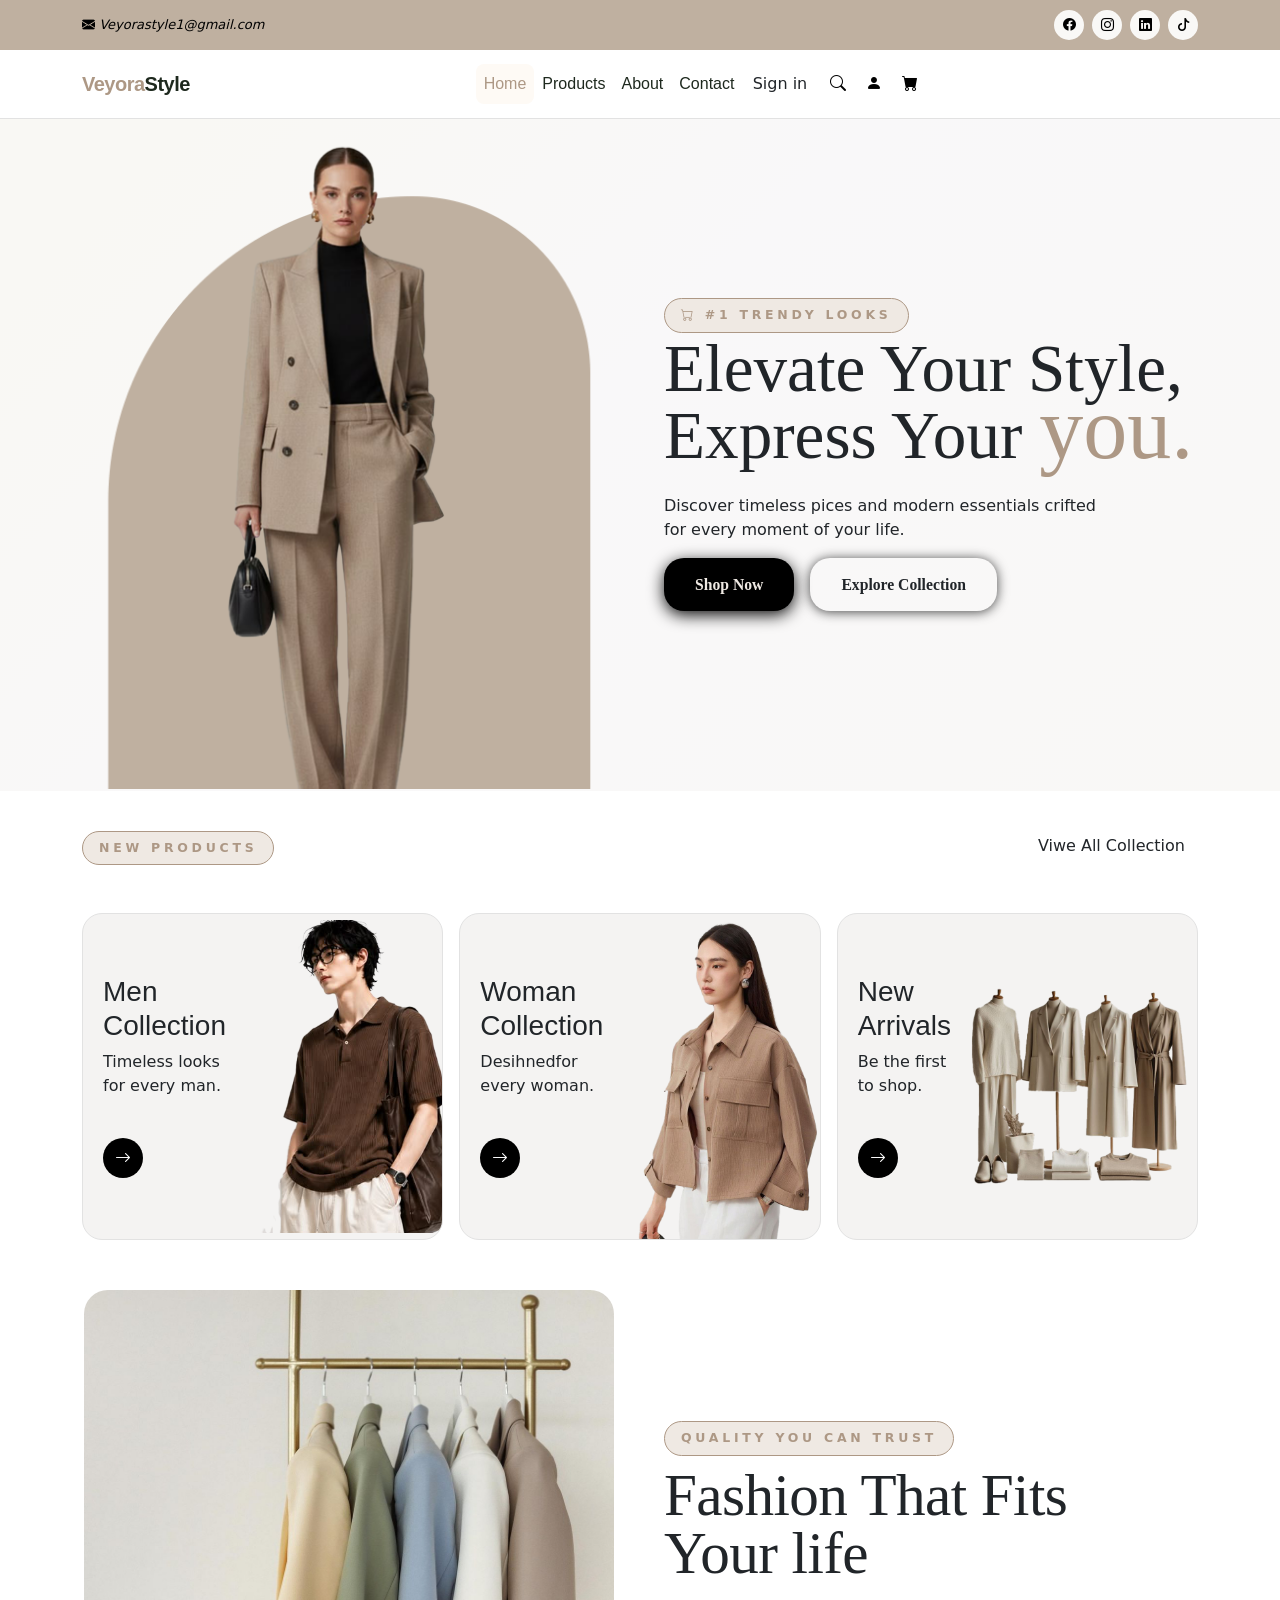
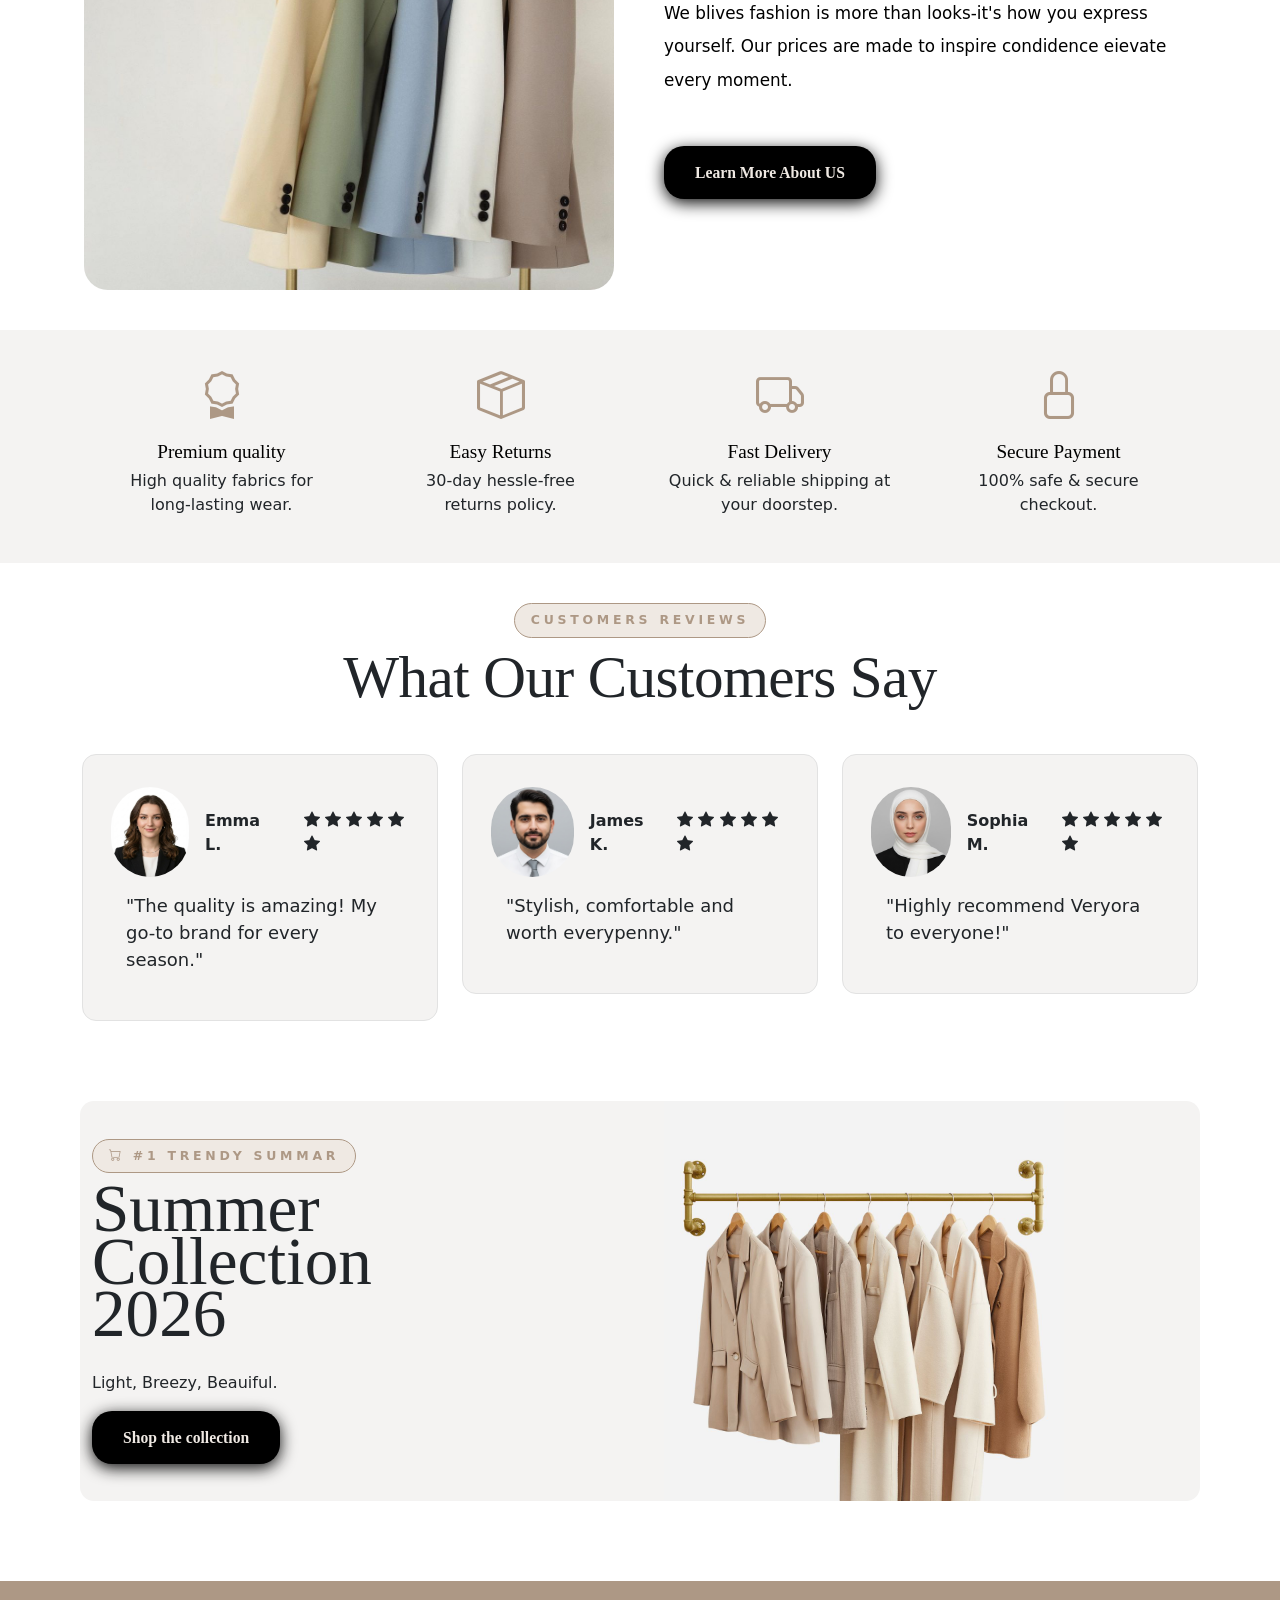
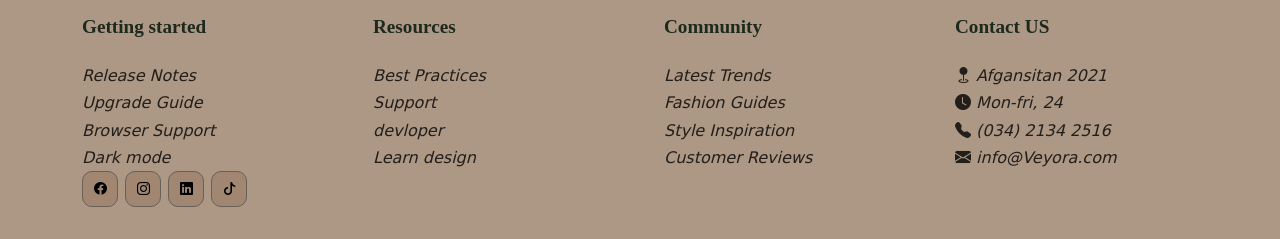
<file: index.html>
<!DOCTYPE html>
<html lang="en">

<head>
    <meta charset="UTF-8">
    <meta name="viewport" content="width=device-width, initial-scale=1.0">
    <title>Main page</title>

    <!--css file-->
    <link rel="stylesheet" href="css/variables.css">
    <link rel="stylesheet" href="css/style.css">
    <link rel="stylesheet" href="css/index.css">
    <!-- font gogle -->
    <link rel="stylesheet" href="fonts/Great_Vibes.zip">

    <!--Bootstrap 5-->
    <link rel="stylesheet" href="css/bootstrap.css">
    <link rel="stylesheet" href="css/bootstrap.min.css">

    <!--Bootstrap Icons -->
    <link rel="stylesheet" href="https://cdn.jsdelivr.net/npm/bootstrap-icons@1.13.1/font/bootstrap-icons.min.css">


</head>

<body>



    <div id="top-header">
        <div class="container">
            <!--contact-->
            <div class="d-flex flex-wrap align-items-center justify-content-between gap-2">
                <div class="d-flex flex-wrap align-items-center gap-3">
                    <a href="mailto:veyoras@gmail.com">
                        <i class="email bi bi-envelope-fill me-1">
                            Veyorastyle1@gmail.com</a></i>


                </div>
                <!--social icon-->
                <div class="top-social d-flex gap-2">
                    <a href="#" aria-label="facebook"><i class="bi bi-facebook"></i></a>
                    <a href="#" aria-label="instagram"><i class="bi bi-instagram"></i></a>
                    <a href="#" aria-label="linkedIn"><i class="bi bi-linkedin"></i></a>
                    <a href="#" aria-label="Tiktok"><i class="bi bi-tiktok"></i></a>

                </div>

            </div>
        </div>
    </div>
    <!-- start navbar=====================================================================-->
    <nav class="navbar navbar-expand-lg sticky-top" id="mainNav">
        <div class="container">
            <a href="index.html" class="navbar-brand">
                Veyora<span>Style</span></a>

            <!--Mobile Toggle-->
            <button class="navbar-toggler border-0" type="button" data-bs-toggle="offcanvas"
                data-bs-target="#navOffcanvas" aria-controls="navOffcanvas">
                <i class="bi bi-list" style="font-size: 1.6rem; color:var(--primary)"></i>

            </button>

            <!-- disktop nav -->

            <div class="collapse navbar-collapse justify-content-center">
                <ul class="navbar-nav align-itmes-center gap-0.1 me-3 col-lg-3">
                    <li class="nav-item">
                        <a href="index.html" class="nav-link  active">Home</a>
                    </li>

                    <li class="nav-item">
                        <a href="product.html" class="nav-link">Products</a>
                    </li>

                    <li class="nav-item">
                        <a href="about.html" class="nav-link ">About</a>
                    </li>

                    <li class="nav-item">
                        <a href="contact.html" class="nav-link">Contact</a>
                    </li>
                </ul>




                <div class="d-flex gap-2">
                    <a href="#" class="btn btn-nav-signin">Sign in</a>

                </div>
                <!-- icons -->

                <div class="icon">

                    <a href="#"><i class="bi bi-search"></i></a>

                </div>
                <div class="icon">
                    <a href="#"><i class="bi bi-person-fill"></i></a>

                </div>
                <div class="icon">
                    <a href="#"><i class="bi bi-cart-fill"></i></a>

                </div>





            </div>
    </nav>
    <!-- mobil -->

    <div class="offcanvas offcanvas-end" tabindex="-1" id="navOffcanvas">
        <div class="offcanvas-header">
            <h5 class="offcanvas-title">Veyora</h5>
            <button type="button" class="btn-close btn-close-white" data-bs-dismiss="offcanvas"></button>
        </div>

        <div class="offcanvas-body">
            <ul class="navbar-nav gap-1 mb-4">
                <li class="nav-item">
                    <a href="index.html" class="nav-link active">Home</a>
                </li>

                <li class="nav-item">
                    <a href="product.html" class="nav-link">Products</a>
                </li>

                <li class="nav-item">
                    <a href="about.html" class="nav-link">About</a>
                </li>

                <li class="nav-item">
                    <a href="contact.html" class="nav-link">Contact</a>
                </li>
            </ul>

            <div class="d-flex gap-2">
                <a href="#" class="btn btn-nav-login">Login</a>
                <a href="#" class="btn btn-nav-Buy Us">Buy Us</a>

            </div>
        </div>
    </div>

    <!-- Hero section======================================================================= -->


    <section id="hero">
        <div class="container">
            <div class="row align-items-center g-5">
                <!-- left content -->
                <div class="col-lg-6">
                    <img class="image-right" src="images/1m.png" alt="">

                </div>
                <div class="col-lg-6">
                    <div class="hero-badge">
                        <i class="bi bi-cart"></i> #1 Trendy looks
                    </div>
                    <h1 class="hero-heading">
                        Elevate Your Style,<br>
                        Express Your
                        <span class="accent">you.</span>
                    </h1>
                    <p class="hero-desc">
                        Discover timeless pices and modern essentials crifted <br> for every moment of your life.
                    </p>

                    <div class="d-flex flex-wrap gap-3">
                        <a href="#" class="btn btn-hero-primary">Shop Now
                            <i id="bi bi-arrow-right"></i></a>
                        <a href="#" class="btn btn-hero-outline">Explore Collection</a>

                    </div>


                </div>
                <!-- right illustration-->


            </div>

    </section>
    <!-- feature 1 ===========================================================================-->
    <section id="features" class="section-pad">
        <div class="container">
            <div class="d-flex flex-wrap align-items-end justify-content-between mb-5 gap-3">
                <div>
                    <div class="section-tag"> new products</div>

                </div>
                <a href="#" class="btn btn-nav-login">
                    Viwe All Collection <i id="bi bi-arrow-right ms-1"></i>

                </a>

            </div>
            <div class="row g-3">
                <!-- feature one -->
                <div class="col-md-6 col-lg-4">
                    <div class="feature-card">
                        <div class="feature-body">
                            <h3 class="feature-title"> <span class="feature-cat cat-blue">Men <br>Collection</span>
                            </h3>
                            <p class="features"> Timeless looks for every man.</p> <br>

                            <a href="product.html"> <i class="bi bi-arrow-right"></i></a>



                        </div>
                        <div class="feature-thumb"> <img src="images/03product.png" alt=""></div>

                    </div>

                </div>

                <!-- feature two -->
                <div class="col-md-6 col-lg-4">
                    <div class="feature-card">
                        <div class="feature-body">
                            <h3 class="feature-title"> <span class="feature-cat cat-blue">Woman<br>Collection</span>
                            </h3>
                            <p class="features"> Desihnedfor every woman.</p> <br>
                            <a href="product.html"> <i class="bi bi-arrow-right"></i></a>



                        </div>
                        <div class="feature-thumb"> <img src="images/02woman.png" alt=""></div>

                    </div>

                </div>

                <!-- feature three -->
                <div class="col-md-6 col-lg-4">
                    <div class="feature-card">
                        <div class="feature-body">
                            <h3 class="feature-title"> <span class="feature-cat cat-blue">New <br>Arrivals</span>
                            </h3>
                            <p class="features"> Be the first <br>to shop.</p> <br>
                            <a href="product.html"> <i class="bi bi-arrow-right"></i></a>



                        </div>
                        <div class="feature-thumb"> <img src="images/04.png" alt=""></div>

                    </div>

                </div>


            </div>


        </div>

    </section>


    <!-- Why US ==============================================================================-->
    <section id="Fashion" class="section-pad">
        <div class="container">
            <div class="row g-5 align-items-center">
                <!-- image -->
                <div class="col-lg-6">
                    <div class="why-image">
                        <div class="why-image-inner">

                            <img src="images//55fb9a1691aac842a3164650aa087bd4.jpg" width="100%" height="600px" alt="">
                        </div>
                    </div>
                </div>
                <!-- content -->
                <div class="col-lg-6">
                    <div class="section-tag">quality you can trust</div>
                    <h2 class="section-title">
                        Fashion That Fits
                        <br> Your life
                    </h2>
                    <div class="divider left mb-2">
                        <p class="section-sub mb-5">
                            We blives fashion is more than looks-it's
                            how you express yourself. Our prices are made to
                            inspire condidence eievate every moment.

                        </p>


                    </div>
                    <div class="">
                        <a href="about.html" class="btn btn-hero-primary">Learn More About US
                            <i id="bi bi-arrow-right"></i></a>
                    </div>




                </div>



            </div>
        </div>
        </div>
    </section>

    <!-- statisttcs section ================================================================-->

    <section id="statisttcs" class="section-pad">
        <div class="container">
            <div class="row justify-content-center text-center g-0">
                <div class="rol-6 col-md-3">
                    <div class="stats-counter">
                        <div class="stats-icon"> <i class="bi bi-award"></i></div>
                        <h5 class="num"> Premium quality</h5>
                        <p class="lbl">High quality fabrics for <br> long-lasting wear.</p>
                    </div>
                </div>

                <div class="rol-6 col-md-3">
                    <div class="stats-counter">
                        <div class="stats-icon"> <i class="bi bi-box-seam"></i></div>
                        <h5 class="num"> Easy Returns</h5>
                        <p class="lbl">30-day hessle-free <br>returns policy.</p>
                    </div>
                </div>

                <div class="rol-6 col-md-3">
                    <div class="stats-counter">
                        <div class="stats-icon"> <i class="bi bi-truck"></i></div>
                        <h5 class="num"> Fast Delivery</h5>
                        <p class="lbl">Quick & reliable shipping at your doorstep.</p>
                    </div>
                </div>

                <div class="rol-6 col-md-3">
                    <div class="stats-counter">
                        <div class="stats-icon"> <i class="bi bi-lock"></i></div>
                        <h5 class="num"> Secure Payment</h5>
                        <p class="lbl">100% safe & secure <br>checkout.</p>
                    </div>
                </div>
            </div>

        </div>

    </section>

    <!-- Veyora  customer   proble need to work====================================================================-->
    <section id="testimonials" class="section-pad">
        <div class="container">
            <div class="text-center mb-5">
                <div class="section-tag">customers reviews </div>
                <h2 class="section-title">What Our Customers Say</h2>
                <div class="mx-auto mb-3">

                </div>
            </div>
            <div class="row g-4">
                <!-- 1cutomer -->
                <div class="col-md-4">
                    <div class="testimonials-card">
                        <div class="d-flex align-items-center gap-3">
                            <img class="image-cutomer" src="images/d441164fcadaa52ceab7924f49a3faeb.jpg" alt="">
                            <div class="C-name"> Emma L.</div> <br>
                            <div class="icon-star ">
                                <div class="t-stars align-items-center ">
                                    <i class="bi bi-star-fill"></i>
                                    <i class="bi bi-star-fill"></i>
                                    <i class="bi bi-star-fill"></i>
                                    <i class="bi bi-star-fill"></i>
                                    <i class="bi bi-star-fill"></i>
                                    <i class="bi bi-star-fill"></i>
                                </div>
                            </div>

                        </div>

                        <p class="C-reviwe align-items-center justify-content-center">
                            "The quality is amazing!
                            My go-to brand for
                            every season."
                        </p>


                    </div>

                </div>
                <!-- 2customer -->
                <div class="col-md-4">
                    <div class="testimonials-card">
                        <div class="d-flex align-items-center gap-3">
                            <img class="image-cutomer" src="images/8a046f0c5cab24376e8042391083fe47.jpg" alt="">
                            <div class="C-name"> James K.</div>
                            <div class="icon-star ">
                                <div class="t-stars align-items-center ">
                                    <i class="bi bi-star-fill"></i>
                                    <i class="bi bi-star-fill"></i>
                                    <i class="bi bi-star-fill"></i>
                                    <i class="bi bi-star-fill"></i>
                                    <i class="bi bi-star-fill"></i>
                                    <i class="bi bi-star-fill"></i>
                                </div>
                            </div>

                        </div>

                        <p class="C-reviwe align-items-center justify-content-center">
                            "Stylish, comfortable and worth everypenny."
                        </p>


                    </div>

                </div>
                <!-- 3 customer -->
                <div class="col-md-4">
                    <div class="testimonials-card">
                        <div class="d-flex align-items-center gap-3">
                            <img class="image-cutomer" src="images/732cf95b653a6a590dd6ef20e0838281.jpg" alt="">
                            <div class="C-name"> Sophia M.</div>
                            <div class="icon-star ">
                                <div class="t-stars align-items-center ">
                                    <i class="bi bi-star-fill"></i>
                                    <i class="bi bi-star-fill"></i>
                                    <i class="bi bi-star-fill"></i>
                                    <i class="bi bi-star-fill"></i>
                                    <i class="bi bi-star-fill"></i>
                                    <i class="bi bi-star-fill"></i>
                                </div>
                            </div>

                        </div>

                        <p class="C-reviwe align-items-center justify-content-center">
                            "Highly recommend Veryora to everyone!"
                        </p>


                    </div>

                </div>
            </div>
        </div>

    </section>

    <!-- last code collection section================================================================= -->
    <section id="hero1">
        <div class="container">
            <div class="row align-items-center g-5">
                <!-- left content -->
                <div class="col-lg-6">
                    <div class="hero-badge">
                        <i class="bi bi-cart"></i> #1 Trendy Summar
                    </div>
                    <h1 class="hero-heading">
                        Summer Collection <br>
                        2026

                    </h1>
                    <p class="hero-desc">
                        Light, Breezy, Beauiful.
                    </p>

                    <div class="d-flex flex-wrap gap-3">
                        <a href="product.html" class="btn btn-hero-primary">Shop the collection
                            <i id="bi bi-arrow-right"></i></a>


                    </div>


                </div>
                <!-- right illustration-->
                <div class="col-lg-6">
                    <img class="image-collection" src="images/1703c1e4fa4b6ba66ae7f11a033dd173.jpg" alt="">

                </div>

            </div>

        </div>

    </section>

    <!--contect footer section -->
    <section id="footer">
        <div class="container">
            <div class="row g-5">
                <!-- col 1: brand -->
                <div class="col-lg-3 col-md-6 col-ms-6">
                    <div class="footer">Getting started</div>
                    <div class="contact-content">

                        <i class=""> <a href="#"> Release Notes</a></i> <br>
                        <i class=""> <a href="#"> Upgrade Guide</a></i> <br>
                        <i class=""> <a href="#">Browser Support </a></i> <br>
                        <i class=""> <a href="#">Dark mode </a></i> <br>
                    </div>
                    <div class="footer-social">
                        <a href="#"> <i class="bi bi-facebook"></i></a>
                        <a href="#"> <i class="bi bi-instagram"></i></a>
                        <a href="#"> <i class="bi bi-linkedin"></i></a>
                        <a href="#"> <i class="bi bi-tiktok"></i></a>

                    </div>


                </div>


                <!-- col 2:Resources -->
                <div class="col-lg-3 col-md-6 col-ms-6">
                    <div class="footer"> Resources </div>
                    <div class="contact-content">
                        <div class="contact-content">

                            <i class=""> <a href="#"> Best Practices</a></i><br>
                            <i class=""> <a href="#">Support</a></i> <br>
                            <i class=""> <a href="#">devloper </a></i> <br>
                            <i class=""> <a href="#">Learn design</a></i>


                        </div>



                    </div>




                </div>
                <!-- col 3:Community -->
                <div class="col-lg-3 col-md-6 col-ms-6">
                    <div class="footer">Community </div>
                    <div class="contact-content">
                        <div class="contact-content">

                            <i class=""> <a href="#"> Latest Trends</a></i><br>
                            <i class=""> <a href="#">Fashion Guides</a></i> <br>
                            <i class=""> <a href="#">Style Inspiration </a></i> <br>
                            <i class=""> <a href="#">Customer Reviews</a></i>


                        </div>



                    </div>




                </div>

                <!-- col 4:Community -->
                <div class="col-lg-3 col-md-6 col-ms-6">
                    <div class="footer"> Contact US </div>
                    <div class="contact-content-item">
                        <a href=""><i class="bi bi-geo-fill"> Afgansitan 2021</i></a>
                    </div>
                    <div class="contact-content-item">
                        <a href=""><i class="bi bi-clock-fill"> Mon-fri, 24 </i></a>
                    </div>

                    <div class="contact-content-item">
                        <a href=""><i class="bi bi-telephone-fill"> (034) 2134 2516</i></a>
                    </div>

                    <div class="contact-content-item">
                        <a href=""><i class="bi bi-envelope-fill"> info@Veyora.com</i></a>
                    </div>





                </div>



            </div>

        </div>

    </section>







</body>

<script src="js/bootstrap.bundle.js"></script>
<script src="js/bootstrap.bundle.min.js"></script>

</html>
</file>
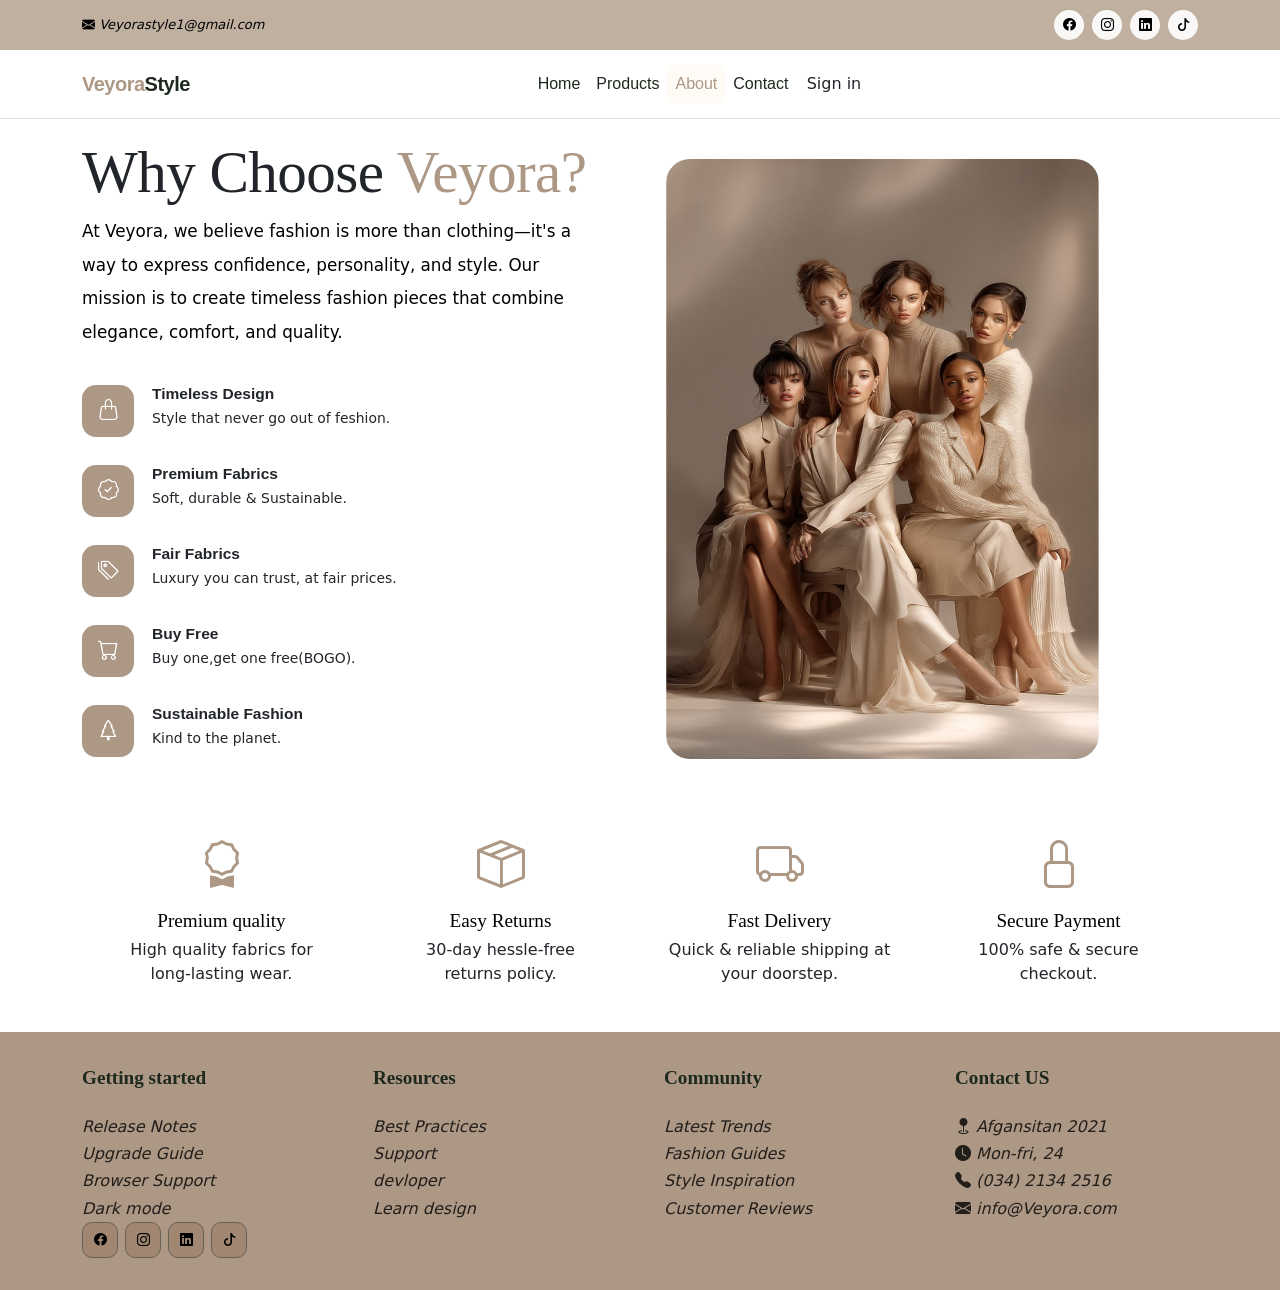
<file: about.html>
<!DOCTYPE html>
<html lang="en">

<head>
    <meta charset="UTF-8">
    <meta name="viewport" content="width=device-width, initial-scale=1.0">
    <title>Main page</title>

    <!--css file-->
    <link rel="stylesheet" href="css/variables.css">
    <link rel="stylesheet" href="css/style.css">
    <link rel="stylesheet" href="css/index.css">
    <link rel="stylesheet" href="css/about.css">
    <!-- font gogle -->
    <link rel="stylesheet" href="fonts/Great_Vibes.zip">

    <!--Bootstrap 5-->
    <link rel="stylesheet" href="css/bootstrap.css">
    <link rel="stylesheet" href="css/bootstrap.min.css">

    <!--Bootstrap Icons -->
    <link rel="stylesheet" href="https://cdn.jsdelivr.net/npm/bootstrap-icons@1.13.1/font/bootstrap-icons.min.css">


</head>

<body>



    <div id="top-header">
        <div class="container">
            <!--contact-->
            <div class="d-flex flex-wrap align-items-center justify-content-between gap-2">
                <div class="d-flex flex-wrap align-items-center gap-3">
                    <a href="mailto:veyoras@gmail.com">
                        <i class="email bi bi-envelope-fill me-1">
                            Veyorastyle1@gmail.com</a></i>


                </div>
                <!--social icon-->
                <div class="top-social d-flex gap-2">
                    <a href="#" aria-label="facebook"><i class="bi bi-facebook"></i></a>
                    <a href="#" aria-label="instagram"><i class="bi bi-instagram"></i></a>
                    <a href="#" aria-label="linkedIn"><i class="bi bi-linkedin"></i></a>
                    <a href="#" aria-label="Tiktok"><i class="bi bi-tiktok"></i></a>

                </div>

            </div>
        </div>
    </div>
    <!-- start navbar=====================================================================-->
    <nav class="navbar navbar-expand-lg sticky-top" id="mainNav">
        <div class="container">
            <a href="index.html" class="navbar-brand">
                Veyora<span>Style</span></a>

            <!--Mobile Toggle-->
            <button class="navbar-toggler border-0" type="button" data-bs-toggle="offcanvas"
                data-bs-target="#navOffcanvas" aria-controls="navOffcanvas">
                <i class="bi bi-list" style="font-size: 1.6rem; color:var(--primary)"></i>

            </button>

            <!-- disktop nav -->

            <div class="collapse navbar-collapse justify-content-center">
                <ul class="navbar-nav align-itmes-center gap-0.1 me-3 col-lg-3">
                    <li class="nav-item">
                        <a href="index.html" class="nav-link ">Home</a>
                    </li>

                    <li class="nav-item">
                        <a href="product.html" class="nav-link">Products</a>
                    </li>

                    <li class="nav-item">
                        <a href="about.html" class="nav-link  active ">About</a>
                    </li>

                    <li class="nav-item">
                        <a href="contact.html" class="nav-link">Contact</a>
                    </li>
                </ul>




                <div class="d-flex gap-2">
                    <a href="#" class="btn btn-nav-signin">Sign in</a>

                </div>








            </div>
    </nav>
<!-- mobi==================== -->
    <div class="offcanvas offcanvas-end" tabindex="-1" id="navOffcanvas">
        <div class="offcanvas-header">
            <h5 class="offcanvas-title">Veyora</h5>
            <button type="button" class="btn-close btn-close-white" data-bs-dismiss="offcanvas"></button>
        </div>

        <div class="offcanvas-body">
            <ul class="navbar-nav gap-1 mb-4">
                <li class="nav-item">
                    <a href="index.html" class="nav-link ">Home</a>
                </li>

                <li class="nav-item">
                    <a href="product.html" class="nav-link">Products</a>
                </li>

                <li class="nav-item">
                    <a href="about.html" class="nav-link active">about</a>
                </li>

                <li class="nav-item">
                    <a href="contact.html" class="nav-link">Contact</a>
                </li>
            </ul>

            <div class="d-flex gap-2">
                <a href="#" class="btn btn-nav-login">Login</a>
                <a href="#" class="btn btn-nav-Buy Us">Buy Us</a>

            </div>
        </div>
    </div>






    <!-- Why US ==============================================================================-->
    <section id="Fashion" class="section-pad">
        <div class="container">
            <div class="row g-5 align-items-center">
                <!-- content -->
                <div class="col-lg-6">
                    <h2 class="section-title">
                        Why Choose <span style="color: var(--peimary-color);"> Veyora?</span>
                    </h2>

                    <div class="divider right mb-4">
                        <h1></h1>
                        <p class="section-sub mb-7">
                            At Veyora, we believe fashion is more than clothing—it's a way to express confidence,
                            personality, and style. Our mission is to create timeless fashion pieces that combine
                            elegance, comfort, and quality.

                        </p>
                        <div class="why-feature">
                            <div class="why-icon">
                                <i class="bi bi-handbag"></i>
                            </div>
                            <div>
                                <h5>Timeless Design</h5>
                                <p>Style that never go out of feshion.</p>
                            </div>

                        </div>

                        <div class="why-feature">
                            <div class="why-icon">
                                <i class="bi bi-patch-check"></i>
                            </div>
                            <div>
                                <h5>Premium Fabrics</h5>
                                <p>Soft, durable & Sustainable.</p>
                            </div>

                        </div>

                        <div class="why-feature">
                            <div class="why-icon">
                                <i class="bi bi-tags"></i>
                            </div>
                            <div>
                                <h5>Fair Fabrics</h5>
                                <p>Luxury you can trust, at fair prices.</p>
                            </div>

                        </div>


                        <div class="why-feature">
                            <div class="why-icon">
                                <i class="bi bi-cart"></i>
                            </div>
                            <div>
                                <h5>Buy Free</h5>
                                <p>Buy one,get one free(BOGO).</p>
                            </div>

                        </div>

                        <div class="why-feature">
                            <div class="why-icon">
                                <i class="bi bi-tree"></i>
                            </div>
                            <div>
                                <h5>Sustainable Fashion</h5>
                                <p>Kind to the planet.</p>
                            </div>

                        </div>

                    </div>




                </div>
                <!-- image -->
                <div class="col-lg-5">
                    <div class="why-image">
                        <div class="why-image-inner">

                            <img src="images/00920566b3605ef648dffd2a13deccfe.jpg" width="100%" height="600px" alt="">
                        </div>
                    </div>
                </div>



            </div>
        </div>
        </div>
    </section>

    <!-- statisttcs section ================================================================-->

    <section id="statisttcs1" class="section-pad">
        <div class="container">
            <div class="row justify-content-center text-center g-0">
                <div class="rol-6 col-md-3">
                    <div class="stats-counter">
                        <div class="stats-icon"> <i class="bi bi-award"></i></div>
                        <h5 class="num"> Premium quality</h5>
                        <p class="lbl">High quality fabrics for <br> long-lasting wear.</p>
                    </div>
                </div>

                <div class="rol-6 col-md-3">
                    <div class="stats-counter">
                        <div class="stats-icon"> <i class="bi bi-box-seam"></i></div>
                        <h5 class="num"> Easy Returns</h5>
                        <p class="lbl">30-day hessle-free <br>returns policy.</p>
                    </div>
                </div>

                <div class="rol-6 col-md-3">
                    <div class="stats-counter">
                        <div class="stats-icon"> <i class="bi bi-truck"></i></div>
                        <h5 class="num"> Fast Delivery</h5>
                        <p class="lbl">Quick & reliable shipping at your doorstep.</p>
                    </div>
                </div>

                <div class="rol-6 col-md-3">
                    <div class="stats-counter">
                        <div class="stats-icon"> <i class="bi bi-lock"></i></div>
                        <h5 class="num"> Secure Payment</h5>
                        <p class="lbl">100% safe & secure <br>checkout.</p>
                    </div>
                </div>
            </div>

        </div>

    </section>





    <!--contect footer section -->
    <section id="footer">
        <div class="container">
            <div class="row g-5">
                <!-- col 1: brand -->
                <div class="col-lg-3 col-md-6 col-ms-6">
                    <div class="footer">Getting started</div>
                    <div class="contact-content">

                        <i class=""> <a href="#"> Release Notes</a></i> <br>
                        <i class=""> <a href="#"> Upgrade Guide</a></i> <br>
                        <i class=""> <a href="#">Browser Support </a></i> <br>
                        <i class=""> <a href="#">Dark mode </a></i> <br>
                    </div>
                    <div class="footer-social">
                        <a href="#"> <i class="bi bi-facebook"></i></a>
                        <a href="#"> <i class="bi bi-instagram"></i></a>
                        <a href="#"> <i class="bi bi-linkedin"></i></a>
                        <a href="#"> <i class="bi bi-tiktok"></i></a>

                    </div>


                </div>


                <!-- col 2:Resources -->
                <div class="col-lg-3 col-md-6 col-ms-6">
                    <div class="footer"> Resources </div>
                    <div class="contact-content">
                        <div class="contact-content">

                            <i class=""> <a href="#"> Best Practices</a></i><br>
                            <i class=""> <a href="#">Support</a></i> <br>
                            <i class=""> <a href="#">devloper </a></i> <br>
                            <i class=""> <a href="#">Learn design</a></i>


                        </div>



                    </div>




                </div>
                <!-- col 3:Community -->
                <div class="col-lg-3 col-md-6 col-ms-6">
                    <div class="footer">Community </div>
                    <div class="contact-content">
                        <div class="contact-content">

                            <i class=""> <a href="#"> Latest Trends</a></i><br>
                            <i class=""> <a href="#">Fashion Guides</a></i> <br>
                            <i class=""> <a href="#">Style Inspiration </a></i> <br>
                            <i class=""> <a href="#">Customer Reviews</a></i>


                        </div>



                    </div>




                </div>


                <!-- col 4:Community -->
                <div class="col-lg-3 col-md-6 col-ms-6">
                    <div class="footer"> Contact US </div>
                    <div class="contact-content-item">
                        <a href=""><i class="bi bi-geo-fill"> Afgansitan 2021</i></a>
                    </div>
                    <div class="contact-content-item">
                        <a href=""><i class="bi bi-clock-fill"> Mon-fri, 24 </i></a>
                    </div>

                    <div class="contact-content-item">
                        <a href=""><i class="bi bi-telephone-fill"> (034) 2134 2516</i></a>
                    </div>

                    <div class="contact-content-item">
                        <a href=""><i class="bi bi-envelope-fill"> info@Veyora.com</i></a>
                    </div>





                </div>



            </div>

        </div>

    </section>







</body>

<script src="js/bootstrap.bundle.js"></script>
<script src="js/bootstrap.bundle.min.js"></script>

</html>
</file>
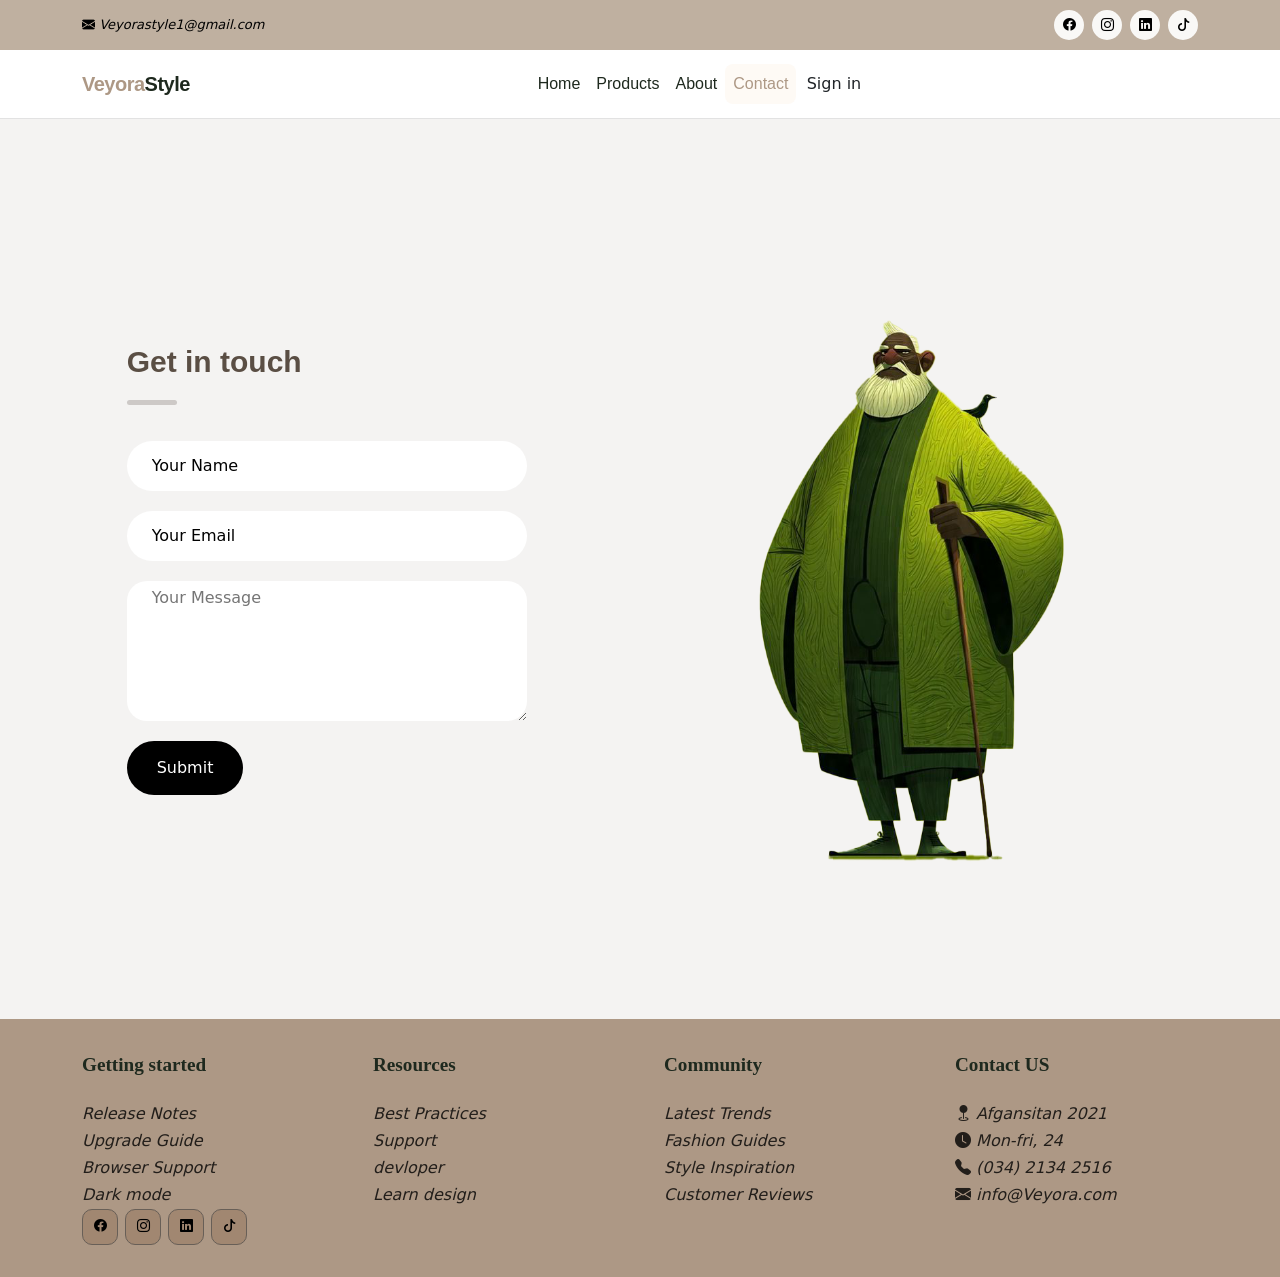
<file: contact.html>
<!DOCTYPE html>
<html lang="en">

<head>
    <meta charset="UTF-8">
    <meta name="viewport" content="width=device-width, initial-scale=1.0">
    <title>Main page</title>

    <!--css file-->
    <link rel="stylesheet" href="css/variables.css">
    <link rel="stylesheet" href="css/style.css">
    <link rel="stylesheet" href="css/index.css">
    <link rel="stylesheet" href="css/about.css">
    <link rel="stylesheet" href="css/contact.css">
    <!-- font gogle -->
    <link rel="stylesheet" href="fonts/Great_Vibes.zip">

    <!--Bootstrap 5-->
    <link rel="stylesheet" href="css/bootstrap.css">
    <link rel="stylesheet" href="css/bootstrap.min.css">

    <!--Bootstrap Icons -->
    <link rel="stylesheet" href="https://cdn.jsdelivr.net/npm/bootstrap-icons@1.13.1/font/bootstrap-icons.min.css">


</head>

<body>



    <div id="top-header">
        <div class="container">
            <!--contact-->
            <div class="d-flex flex-wrap align-items-center justify-content-between gap-2">
                <div class="d-flex flex-wrap align-items-center gap-3">
                    <a href="mailto:veyoras@gmail.com">
                        <i class="email bi bi-envelope-fill me-1">
                            Veyorastyle1@gmail.com</a></i>


                </div>
                <!--social icon-->
                <div class="top-social d-flex gap-2">
                    <a href="#" aria-label="facebook"><i class="bi bi-facebook"></i></a>
                    <a href="#" aria-label="instagram"><i class="bi bi-instagram"></i></a>
                    <a href="#" aria-label="linkedIn"><i class="bi bi-linkedin"></i></a>
                    <a href="#" aria-label="Tiktok"><i class="bi bi-tiktok"></i></a>

                </div>

            </div>
        </div>
    </div>
    <!-- start navbar=====================================================================-->
    <nav class="navbar navbar-expand-lg sticky-top" id="mainNav">
        <div class="container">
            <a href="index.html" class="navbar-brand">
                Veyora<span>Style</span></a>

            <!--Mobile Toggle-->
            <button class="navbar-toggler border-0" type="button" data-bs-toggle="offcanvas"
                data-bs-target="#navOffcanvas" aria-controls="navOffcanvas">
                <i class="bi bi-list" style="font-size: 1.6rem; color:var(--primary)"></i>

            </button>

            <!-- disktop nav -->

            <div class="collapse navbar-collapse justify-content-center">
                <ul class="navbar-nav align-itmes-center gap-0.1 me-3 col-lg-3">
                    <li class="nav-item">
                        <a href="index.html" class="nav-link ">Home</a>
                    </li>

                    <li class="nav-item">
                        <a href="product.html" class="nav-link">Products</a>
                    </li>

                    <li class="nav-item">
                        <a href="about.html" class="nav-link   ">About</a>
                    </li>

                    <li class="nav-item">
                        <a href="contact.html" class="nav-link active">Contact</a>
                    </li>
                </ul>




                <div class="d-flex gap-2">
                    <a href="#" class="btn btn-nav-signin">Sign in</a>

                </div>








            </div>
    </nav>

   <div class="offcanvas offcanvas-end" tabindex="-1" id="navOffcanvas">
        <div class="offcanvas-header">
            <h5 class="offcanvas-title">Veyora</h5>
            <button type="button" class="btn-close btn-close-white" data-bs-dismiss="offcanvas"></button>
        </div>

        <div class="offcanvas-body">
            <ul class="navbar-nav gap-1 mb-4">
                <li class="nav-item">
                    <a href="index.html" class="nav-link ">Home</a>
                </li>

                <li class="nav-item">
                    <a href="product.html" class="nav-link">Products</a>
                </li>

                <li class="nav-item">
                    <a href="about.html" class="nav-link">About</a>
                </li>

                <li class="nav-item">
                    <a href="contact.html" class="nav-link active ">Contact</a>
                </li>
            </ul>

            <div class="d-flex gap-2">
                <a href="#" class="btn btn-nav-login">Login</a>
                <a href="#" class="btn btn-nav-Buy Us">Buy Us</a>

            </div>
        </div>
    </div>




    <!-- contact form ==============================================================================-->
    <section id="contact">
        <div class="continar">
            <div class="contact-container">
                <form action="https://api.web3forms.com/submit" method="POST" class="contact-left">
                    <div class="contact-left-title">
                        <h2>Get in touch</h2>
                        <hr>
                    </div>
                    <input type="hidden" name="access_key" value="c26a2adc-6c56-4b00-b06d-a7e35af4cb86">
                    <input type="text" name="name" placeholder="Your Name" class="contact-inputs" required>
                    <input type="email" name="email" placeholder="Your Email" class="contact-inputs" required>
                    <textarea name="message" placeholder="Your Message" class="contact-input" required></textarea>
                    <button type="submit">Submit </button>
                </form>
                <div class="contact-right">
                    <img src="images/pnf.png" alt="">
                </div>
            </div>
        </div>
    </section>





    <!--contect footer section -->
    <section id="footer">
        <div class="container">
            <div class="row g-5">
                <!-- col 1: brand -->
                <div class="col-lg-3 col-md-6 col-ms-6">
                    <div class="footer">Getting started</div>
                    <div class="contact-content">

                        <i class=""> <a href="#"> Release Notes</a></i> <br>
                        <i class=""> <a href="#"> Upgrade Guide</a></i> <br>
                        <i class=""> <a href="#">Browser Support </a></i> <br>
                        <i class=""> <a href="#">Dark mode </a></i> <br>
                    </div>
                    <div class="footer-social">
                        <a href="#"> <i class="bi bi-facebook"></i></a>
                        <a href="#"> <i class="bi bi-instagram"></i></a>
                        <a href="#"> <i class="bi bi-linkedin"></i></a>
                        <a href="#"> <i class="bi bi-tiktok"></i></a>

                    </div>


                </div>


                <!-- col 2:Resources -->
                <div class="col-lg-3 col-md-6 col-ms-6">
                    <div class="footer"> Resources </div>
                    <div class="contact-content">
                        <div class="contact-content">

                            <i class=""> <a href="#"> Best Practices</a></i><br>
                            <i class=""> <a href="#">Support</a></i> <br>
                            <i class=""> <a href="#">devloper </a></i> <br>
                            <i class=""> <a href="#">Learn design</a></i>


                        </div>



                    </div>




                </div>
                <!-- col 3:Community -->
                <div class="col-lg-3 col-md-6 col-ms-6">
                    <div class="footer">Community </div>
                    <div class="contact-content">
                        <div class="contact-content">

                            <i class=""> <a href="#"> Latest Trends</a></i><br>
                            <i class=""> <a href="#">Fashion Guides</a></i> <br>
                            <i class=""> <a href="#">Style Inspiration </a></i> <br>
                            <i class=""> <a href="#">Customer Reviews</a></i>


                        </div>



                    </div>




                </div>


                <!-- col 4:Community -->
                <div class="col-lg-3 col-md-6 col-ms-6">
                    <div class="footer"> Contact US </div>
                    <div class="contact-content-item">
                        <a href=""><i class="bi bi-geo-fill"> Afgansitan 2021</i></a>
                    </div>
                    <div class="contact-content-item">
                        <a href=""><i class="bi bi-clock-fill"> Mon-fri, 24 </i></a>
                    </div>

                    <div class="contact-content-item">
                        <a href=""><i class="bi bi-telephone-fill"> (034) 2134 2516</i></a>
                    </div>

                    <div class="contact-content-item">
                        <a href=""><i class="bi bi-envelope-fill"> info@Veyora.com</i></a>
                    </div>





                </div>



            </div>

        </div>

    </section>







</body>

<script src="js/bootstrap.bundle.js"></script>
<script src="js/bootstrap.bundle.min.js"></script>

</html>
</file>
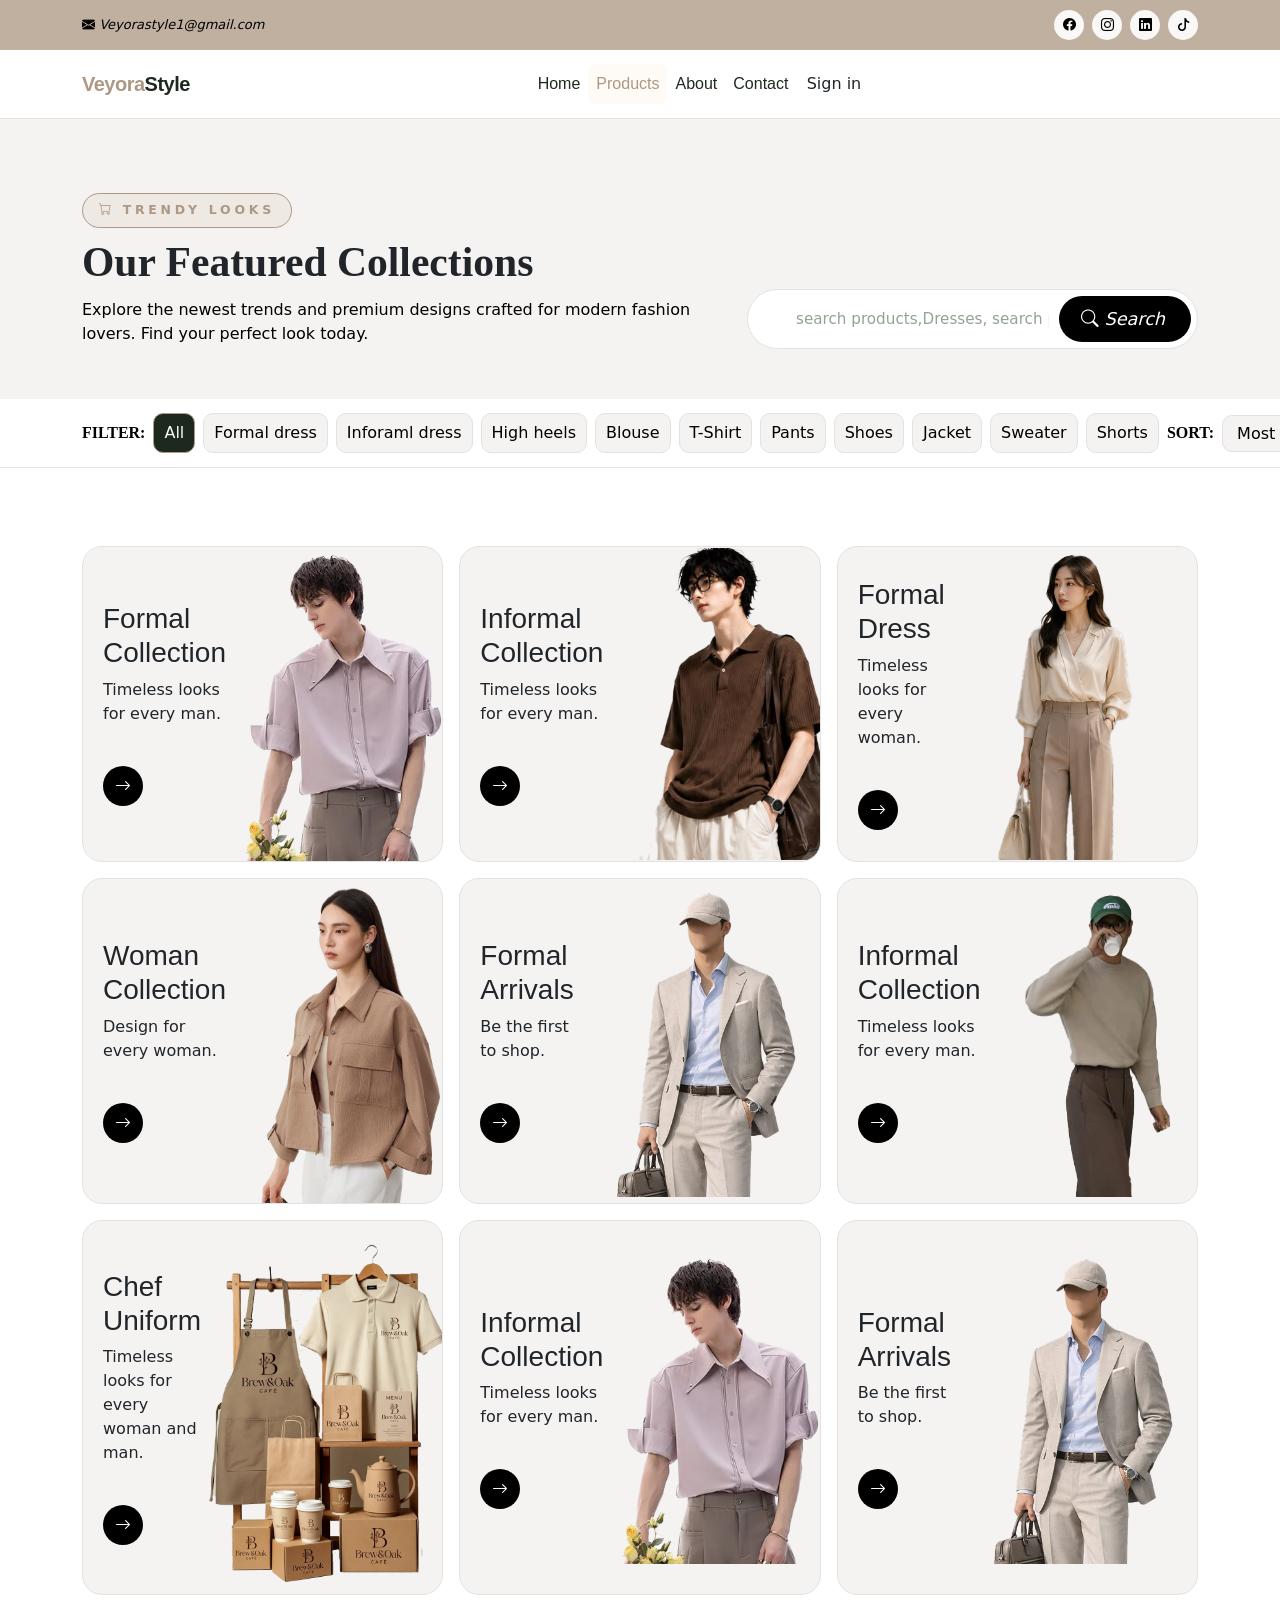
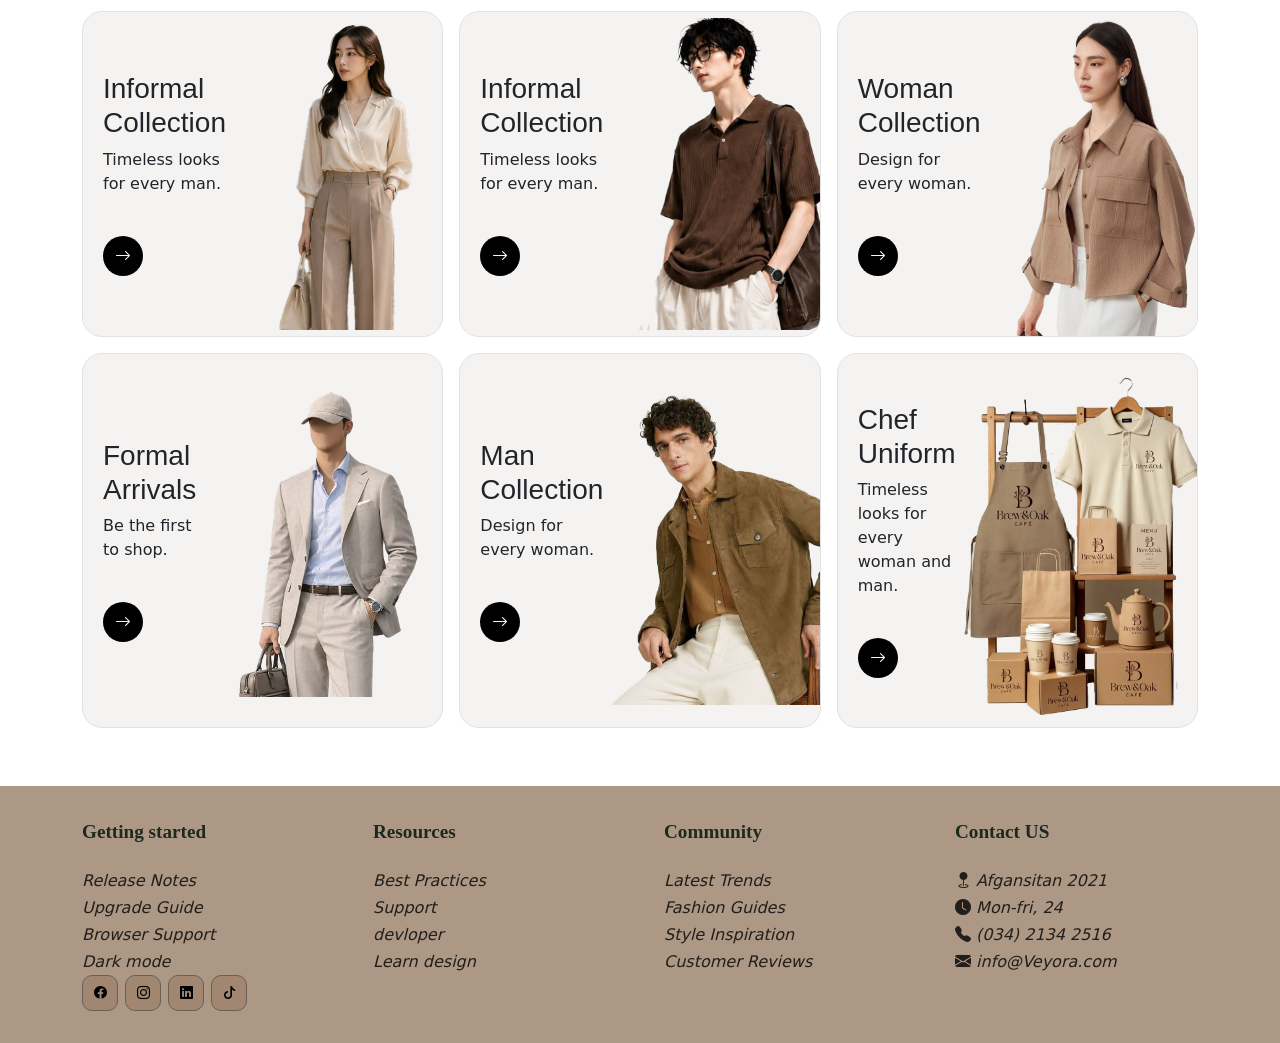
<file: product.html>
<!DOCTYPE html>
<html lang="en">

<head>
    <meta charset="UTF-8">
    <meta name="viewport" content="width=device-width, initial-scale=1.0">
    <title>Main page</title>

    <!--css file-->
    <link rel="stylesheet" href="css/variables.css">
    <link rel="stylesheet" href="css/style.css">
    <link rel="stylesheet" href="css/index.css">
    <link rel="stylesheet" href="css/product.css">

    <!-- font gogle -->
    <link rel="stylesheet" href="fonts/Great_Vibes.zip">

    <!--Bootstrap 5-->
    <link rel="stylesheet" href="css/bootstrap.css">
    <link rel="stylesheet" href="css/bootstrap.min.css">

    <!--Bootstrap Icons -->
    <link rel="stylesheet" href="https://cdn.jsdelivr.net/npm/bootstrap-icons@1.13.1/font/bootstrap-icons.min.css">


</head>

<body>



    <div id="top-header">
        <div class="container">
            <!--contact-->
            <div class="d-flex flex-wrap align-items-center justify-content-between gap-2">
                <div class="d-flex flex-wrap align-items-center gap-3">
                    <a href="mailto:veyoras@gmail.com">
                        <i class="email bi bi-envelope-fill me-1">
                            Veyorastyle1@gmail.com</a></i>


                </div>
                <!--social icon-->
                <div class="top-social d-flex gap-2">
                    <a href="#" aria-label="facebook"><i class="bi bi-facebook"></i></a>
                    <a href="#" aria-label="instagram"><i class="bi bi-instagram"></i></a>
                    <a href="#" aria-label="linkedIn"><i class="bi bi-linkedin"></i></a>
                    <a href="#" aria-label="Tiktok"><i class="bi bi-tiktok"></i></a>

                </div>

            </div>
        </div>
    </div>
    <!-- start navbar=====================================================================-->
    <nav class="navbar navbar-expand-lg sticky-top" id="mainNav">
        <div class="container">
            <a href="index.html" class="navbar-brand">
                Veyora<span>Style</span></a>

            <!--Mobile Toggle-->
            <button class="navbar-toggler border-0" type="button" data-bs-toggle="offcanvas"
                data-bs-target="#navOffcanvas" aria-controls="navOffcanvas">
                <i class="bi bi-list" style="font-size: 1.6rem; color:var(--primary)"></i>

            </button>

            <!-- disktop nav -->

            <div class="collapse navbar-collapse justify-content-center">
                <ul class="navbar-nav align-itmes-center gap-0.1 me-3 col-lg-3">
                    <li class="nav-item">
                        <a href="index.html" class="nav-link ">Home</a>
                    </li>

                    <li class="nav-item">
                        <a href="product.html" class="nav-link active">Products</a>
                    </li>

                    <li class="nav-item">
                        <a href="about.html" class="nav-link ">About</a>
                    </li>

                    <li class="nav-item">
                        <a href="contact.html" class="nav-link">Contact</a>
                    </li>
                </ul>




                <div class="d-flex gap-2">
                    <a href="#" class="btn btn-nav-signin">Sign in</a>

                </div>






            </div>
    </nav>

    <!-- Moblie menu============================================================================= -->
    <div class="offcanvas offcanvas-end" tabindex="-1" id="navOffcanvas">
        <div class="offcanvas-header">
            <h5 class="offcanvas-title">Veyora</h5>
            <button type="button" class="btn-close btn-close-white" data-bs-dismiss="offcanvas"></button>
        </div>

        <div class="offcanvas-body">
            <ul class="navbar-nav gap-1 mb-4">
                <li class="nav-item">
                    <a href="index.html" class="nav-link ">Home</a>
                </li>

                <li class="nav-item">
                    <a href="product.html" class="nav-link active">Products</a>
                </li>

                <li class="nav-item">
                    <a href="about.html" class="nav-link">About</a>
                </li>

                <li class="nav-item">
                    <a href="contact.html" class="nav-link">Contact</a>
                </li>
            </ul>

            <div class="d-flex gap-2">
                <a href="#" class="btn btn-nav-login">Login</a>
                <a href="#" class="btn btn-nav-Buy Us">Buy Us</a>

            </div>
        </div>
    </div>



    <!--page hero =================================================================================== -->
    <section id="page-hero">
        <div class="container">
            <div class="row align-items-center g-4">
                <div class="col-lg-7">

                    <div class="hero-badge ">
                        <i class="bi bi-cart"></i> Trendy looks
                    </div>

                    <h1>Our Featured Collections</h1>
                    <p class="hero-desc ">Explore the newest trends and premium designs crafted for modern
                        fashion lovers. Find your perfect look today.</p>

                </div>
                <div class="col-lg-5">
                    <div class="search-wrap">
                        <i class="bi bi-search"></i>
                        <input type="text" id="searchInput" placeholder="search products,Dresses, search products,Dresses, Men's Clothing, Accessories, Casual Wear, Formal Wear, Shoes, New Arrivals....
                                    ." />

                        <button class="btn-search">
                            <i class="bi bi-search me-1"> Search</i>
                        </button>
                    </div>

                </div>

            </div>

        </div>

    </section>

    <!-- filter bar -->
    <div id="filter-bar">
        <div class="container">
            <div class="d-flex align-items-center gap-2 filter">
                <span class="filter-label d-none d-sm-inline">Filter:</span>
                <button class="filter-btn active">All</button>
                <button class="filter-btn ">Formal dress</button>
                <button class="filter-btn ">Inforaml dress</button>
                <button class="filter-btn ">High heels</button>
                <button class="filter-btn ">Blouse</button>
                <button class="filter-btn ">T-Shirt</button>
                <button class="filter-btn ">Pants</button>
                <button class="filter-btn ">Shoes</button>
                <button class="filter-btn ">Jacket</button>
                <button class="filter-btn ">Sweater</button>
                <button class="filter-btn ">Shorts</button>
                <div class="ms-auto d-none d-md-flex align-items-center gap-2">
                    <span class="filter-label">Sort:</span>
                    <select class="sort-Select">
                        <option value="products">Most Popular Products</option>
                        <option value="rating">Highest rated</option>
                        <option value="newest">Newest</option>
                        <option value="Price-low">Price: Low to high</option>
                        <option value="Price-high">Price: high to low</option>

                    </select>

                </div>

            </div>
        </div>
    </div>

    <!-- feature 1 ===========================================================================-->
    <section id="features" class="section-pad">
        <div class="container">
            <div class="d-flex flex-wrap align-items-end justify-content-between mb-5 gap-3">



            </div>
            <div class="row g-3">
                <!-- feature one -->
                <div class="col-md-6 col-lg-4">
                    <div class="feature-card">
                        <div class="feature-body">
                            <h3 class="feature-title"> <span class="feature-cat cat-blue">Formal <br>Collection</span>
                            </h3>
                            <p class="features"> Timeless looks for every man.</p> <br>

                            <a href="productdetails.html"> <i class="bi bi-arrow-right"></i></a>



                        </div>
                        <div class="feature-thumb"> <img src="images/04product.png" alt=""></div>

                    </div>

                </div>


                <div class="col-md-6 col-lg-4">
                    <div class="feature-card">
                        <div class="feature-body">
                            <h3 class="feature-title"> <span class="feature-cat cat-blue">Informal <br>Collection</span>
                            </h3>
                            <p class="features"> Timeless looks for every man.</p> <br>

                            <a href="productdetails1.html"> <i class="bi bi-arrow-right"></i></a>



                        </div>
                        <div class="feature-thumb"> <img src="images/03product.png" alt=""></div>

                    </div>

                </div>


                <div class="col-md-6 col-lg-4">
                    <div class="feature-card">
                        <div class="feature-body">
                            <h3 class="feature-title"> <span class="feature-cat cat-blue">Formal <br>Dress</span>
                            </h3>
                            <p class="features"> Timeless looks for every woman.</p> <br>

                            <a href="productdetails2.html"> <i class="bi bi-arrow-right"></i></a>



                        </div>
                        <div class="feature-thumb"> <img src="images/05product.png" alt=""></div>

                    </div>

                </div>


                <!-- feature two -->
                <div class="col-md-6 col-lg-4">
                    <div class="feature-card">
                        <div class="feature-body">
                            <h3 class="feature-title"> <span class="feature-cat cat-blue">Woman<br>Collection</span>
                            </h3>
                            <p class="features"> Design for every woman.</p> <br>
                            <a href="productdetails3.html"> <i class="bi bi-arrow-right"></i></a>



                        </div>
                        <div class="feature-thumb"> <img src="images/02woman.png" alt=""></div>

                    </div>

                </div>

                <!-- feature three -->
                <div class="col-md-6 col-lg-4">
                    <div class="feature-card">
                        <div class="feature-body">
                            <h3 class="feature-title"> <span class="feature-cat cat-blue">Formal<br>Arrivals</span>
                            </h3>
                            <p class="features"> Be the first <br>to shop.</p> <br>
                            <a href="productdetails5.html"> <i class="bi bi-arrow-right"></i></a>



                        </div>
                        <div class="feature-thumb"> <img src="images/06product.png" alt=""></div>

                    </div>

                </div>

                <!-- copy the feature start ===========================================================-->
                <div class="col-md-6 col-lg-4">
                    <div class="feature-card">
                        <div class="feature-body">
                            <h3 class="feature-title"> <span class="feature-cat cat-blue">Informal <br>Collection</span>
                            </h3>
                            <p class="features"> Timeless looks for every man.</p> <br>

                            <a href="productdetails1.html"> <i class="bi bi-arrow-right"></i></a>



                        </div>
                        <div class="feature-thumb"> <img src="images/07product.png" alt=""></div>

                    </div>

                </div>


                <div class="col-md-6 col-lg-4">
                    <div class="feature-card">
                        <div class="feature-body">
                            <h3 class="feature-title"> <span class="feature-cat cat-blue">Chef <br>Uniform</span>
                            </h3>
                            <p class="features"> Timeless looks for every woman and man.</p> <br>

                            <a href="productdetails2.html"> <i class="bi bi-arrow-right"></i></a>



                        </div>
                        <div class="feature-thumb"> <img src="images/08.png" alt=""></div>

                    </div>

                </div>
                <div class="col-md-6 col-lg-4">
                    <div class="feature-card">
                        <div class="feature-body">
                            <h3 class="feature-title"> <span class="feature-cat cat-blue">Informal <br>Collection</span>
                            </h3>
                            <p class="features"> Timeless looks for every man.</p> <br>

                            <a href="productdetails1.html"> <i class="bi bi-arrow-right"></i></a>



                        </div>
                        <div class="feature-thumb"> <img src="images/04product.png" alt=""></div>

                    </div>

                </div>
                <div class="col-md-6 col-lg-4">
                    <div class="feature-card">
                        <div class="feature-body">
                            <h3 class="feature-title"> <span class="feature-cat cat-blue">Formal<br>Arrivals</span>
                            </h3>
                            <p class="features"> Be the first <br>to shop.</p> <br>
                            <a href="productdetails4.html"> <i class="bi bi-arrow-right"></i></a>



                        </div>
                        <div class="feature-thumb"> <img src="images/06product.png" alt=""></div>

                    </div>

                </div>


                <div class="col-md-6 col-lg-4">
                    <div class="feature-card">
                        <div class="feature-body">
                            <h3 class="feature-title"> <span class="feature-cat cat-blue">Informal <br>Collection</span>
                            </h3>
                            <p class="features"> Timeless looks for every man.</p> <br>

                            <a href="productdetails5.html"> <i class="bi bi-arrow-right"></i></a>



                        </div>
                        <div class="feature-thumb"> <img src="images/05product.png" alt=""></div>

                    </div>

                </div>

                <div class="col-md-6 col-lg-4">
                    <div class="feature-card">
                        <div class="feature-body">
                            <h3 class="feature-title"> <span class="feature-cat cat-blue">Informal <br>Collection</span>
                            </h3>
                            <p class="features"> Timeless looks for every man.</p> <br>

                            <a href="productdetails1.html"> <i class="bi bi-arrow-right"></i></a>



                        </div>
                        <div class="feature-thumb"> <img src="images/03product.png" alt=""></div>

                    </div>

                </div>


                <!-- feature two -->
                <div class="col-md-6 col-lg-4">
                    <div class="feature-card">
                        <div class="feature-body">
                            <h3 class="feature-title"> <span class="feature-cat cat-blue">Woman<br>Collection</span>
                            </h3>
                            <p class="features"> Design for every woman.</p> <br>
                            <a href="productdetails3.html"> <i class="bi bi-arrow-right"></i></a>



                        </div>
                        <div class="feature-thumb"> <img src="images/02woman.png" alt=""></div>

                    </div>

                </div>

                <!-- feature three -->
                <div class="col-md-6 col-lg-4">
                    <div class="feature-card">
                        <div class="feature-body">
                            <h3 class="feature-title"> <span class="feature-cat cat-blue">Formal<br>Arrivals</span>
                            </h3>
                            <p class="features"> Be the first <br>to shop.</p> <br>
                            <a href="productdetails5.html"> <i class="bi bi-arrow-right"></i></a>



                        </div>
                        <div class="feature-thumb"> <img src="images/06product.png" alt=""></div>

                    </div>

                </div>


                <div class="col-md-6 col-lg-4">
                    <div class="feature-card">
                        <div class="feature-body">
                            <h3 class="feature-title"> <span class="feature-cat cat-blue">Man<br>Collection</span>
                            </h3>
                            <p class="features"> Design for every woman.</p> <br>
                            <a href="productdetails4.html"> <i class="bi bi-arrow-right"></i></a>



                        </div>
                        <div class="feature-thumb"> <img src="images/01men.png" alt=""></div>

                    </div>

                </div>
                <div class="col-md-6 col-lg-4">
                    <div class="feature-card">
                        <div class="feature-body">
                            <h3 class="feature-title"> <span class="feature-cat cat-blue">Chef <br>Uniform</span>
                            </h3>
                            <p class="features"> Timeless looks for every woman and man.</p> <br>

                            <a href="productdetails5.html"> <i class="bi bi-arrow-right"></i></a>



                        </div>
                        <div class="feature-thumb"> <img src="images/08.png" alt=""></div>

                    </div>

                </div>



            </div>


        </div>

    </section>

    <br>
    <br>





    <!--contect footer section======================================================================== -->
    <section id="footer">
        <div class="container">
            <div class="row g-5">
                <!-- col 1: brand -->
                <div class="col-lg-3 col-md-6 col-ms-6">
                    <div class="footer">Getting started</div>
                    <div class="contact-content">

                        <i class=""> <a href="#"> Release Notes</a></i> <br>
                        <i class=""> <a href="#"> Upgrade Guide</a></i> <br>
                        <i class=""> <a href="#">Browser Support </a></i> <br>
                        <i class=""> <a href="#">Dark mode </a></i> <br>
                    </div>
                    <div class="footer-social">
                        <a href="#"> <i class="bi bi-facebook"></i></a>
                        <a href="#"> <i class="bi bi-instagram"></i></a>
                        <a href="#"> <i class="bi bi-linkedin"></i></a>
                        <a href="#"> <i class="bi bi-tiktok"></i></a>

                    </div>


                </div>


                <!-- col 2:Resources -->
                <div class="col-lg-3 col-md-6 col-ms-6">
                    <div class="footer"> Resources </div>
                    <div class="contact-content">
                        <div class="contact-content">

                            <i class=""> <a href="#"> Best Practices</a></i><br>
                            <i class=""> <a href="#">Support</a></i> <br>
                            <i class=""> <a href="#">devloper </a></i> <br>
                            <i class=""> <a href="#">Learn design</a></i>


                        </div>



                    </div>




                </div>
                <!-- col 3:Community -->
                <div class="col-lg-3 col-md-6 col-ms-6">
                    <div class="footer">Community </div>
                    <div class="contact-content">
                        <div class="contact-content">

                            <i class=""> <a href="#"> Latest Trends</a></i><br>
                            <i class=""> <a href="#">Fashion Guides</a></i> <br>
                            <i class=""> <a href="#">Style Inspiration </a></i> <br>
                            <i class=""> <a href="#">Customer Reviews</a></i>


                        </div>



                    </div>




                </div>


                <!-- col 4:Community -->
                <div class="col-lg-3 col-md-6 col-ms-6">
                    <div class="footer"> Contact US </div>
                    <div class="contact-content-item">
                        <a href=""><i class="bi bi-geo-fill"> Afgansitan 2021</i></a>
                    </div>
                    <div class="contact-content-item">
                        <a href=""><i class="bi bi-clock-fill"> Mon-fri, 24 </i></a>
                    </div>

                    <div class="contact-content-item">
                        <a href=""><i class="bi bi-telephone-fill"> (034) 2134 2516</i></a>
                    </div>

                    <div class="contact-content-item">
                        <a href=""><i class="bi bi-envelope-fill"> info@Veyora.com</i></a>
                    </div>





                </div>



            </div>

        </div>

    </section>







</body>

<script src="js/bootstrap.bundle.js"></script>
<script src="js/bootstrap.bundle.min.js"></script>

</html>
</file>
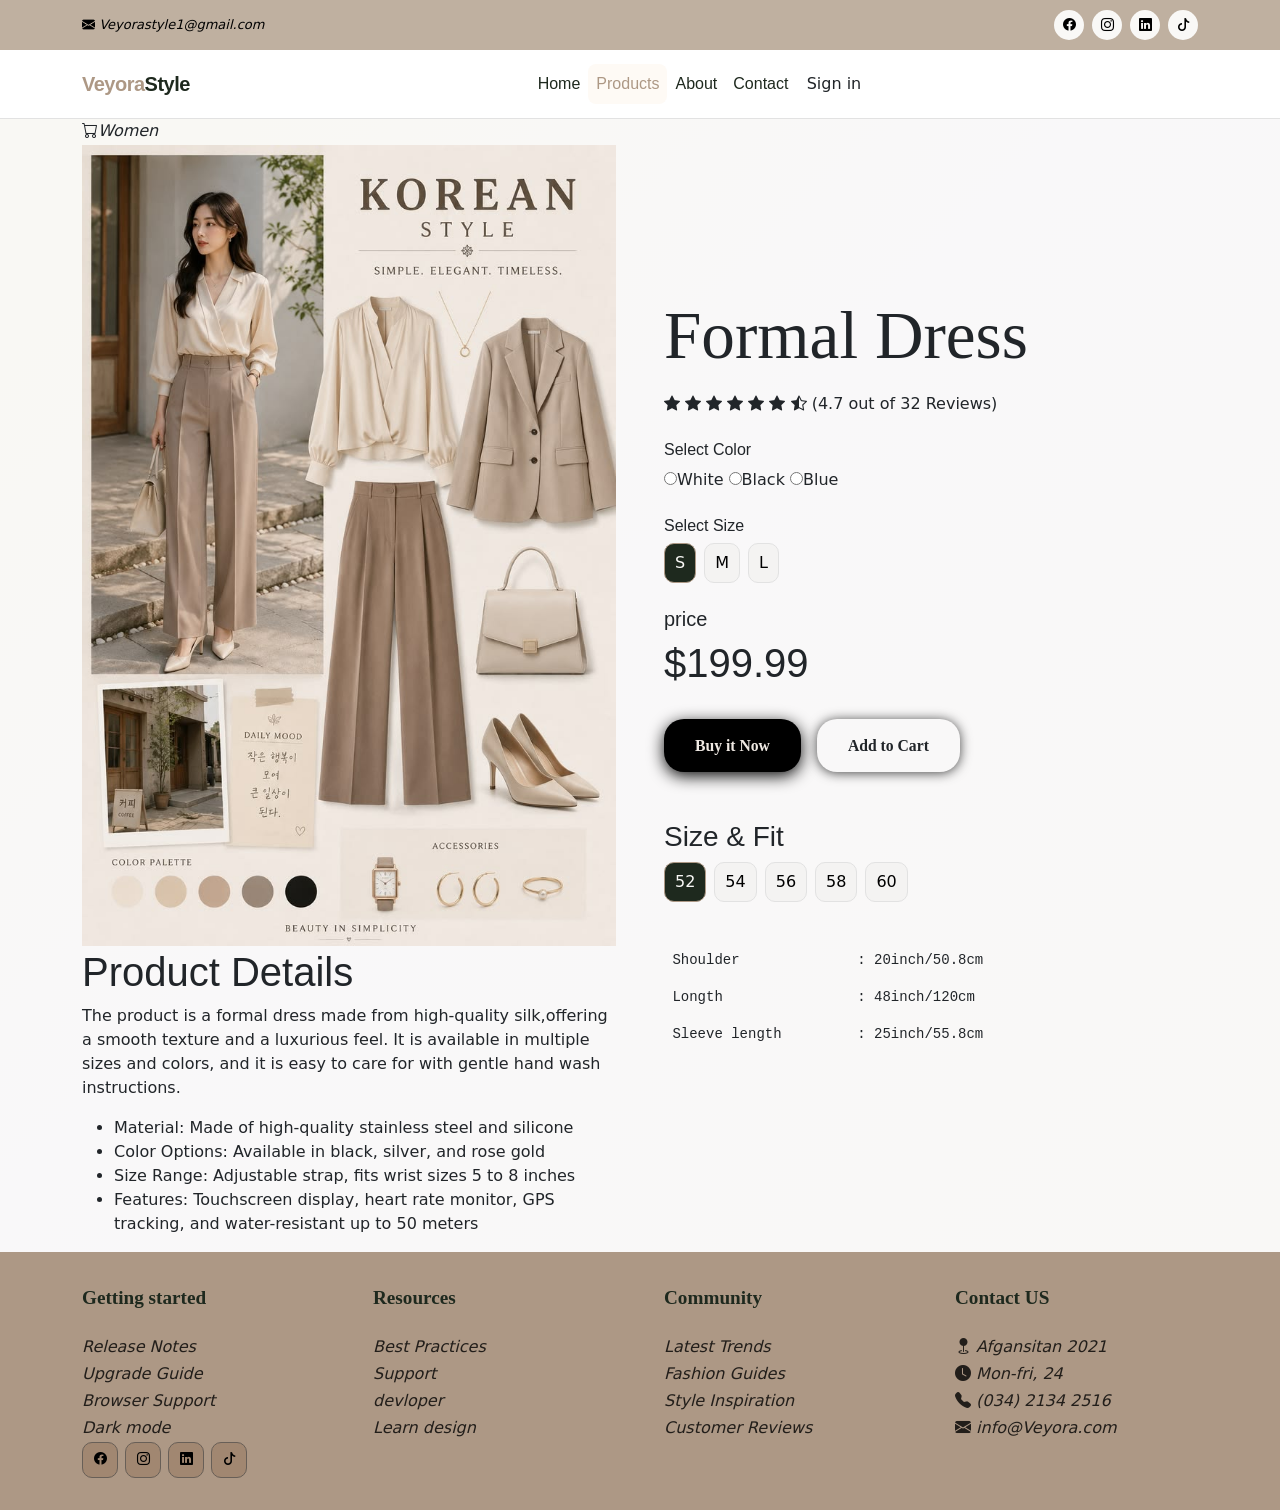
<file: productdetails 2 copy.html>
<!DOCTYPE html>
<html lang="en">

<head>
    <meta charset="UTF-8">
    <meta name="viewport" content="width=device-width, initial-scale=1.0">
    <title>Main page</title>

    <!--css file-->
    <link rel="stylesheet" href="css/variables.css">
    <link rel="stylesheet" href="css/style.css">
    <link rel="stylesheet" href="css/index.css">
    <link rel="stylesheet" href="css/product.css">
    <link rel="stylesheet" href="css/productdetail.css">

    <!-- font gogle -->
    <link rel="stylesheet" href="fonts/Great_Vibes.zip">

    <!--Bootstrap 5-->
    <link rel="stylesheet" href="css/bootstrap.css">
    <link rel="stylesheet" href="css/bootstrap.min.css">

    <!--Bootstrap Icons -->
    <link rel="stylesheet" href="https://cdn.jsdelivr.net/npm/bootstrap-icons@1.13.1/font/bootstrap-icons.min.css">


</head>

<body>



    <div id="top-header">
        <div class="container">
            <!--contact-->
            <div class="d-flex flex-wrap align-items-center justify-content-between gap-2">
                <div class="d-flex flex-wrap align-items-center gap-3">
                    <a href="mailto:veyoras@gmail.com">
                        <i class="email bi bi-envelope-fill me-1">
                            Veyorastyle1@gmail.com</a></i>


                </div>
                <!--social icon-->
                <div class="top-social d-flex gap-2">
                    <a href="#" aria-label="facebook"><i class="bi bi-facebook"></i></a>
                    <a href="#" aria-label="instagram"><i class="bi bi-instagram"></i></a>
                    <a href="#" aria-label="linkedIn"><i class="bi bi-linkedin"></i></a>
                    <a href="#" aria-label="Tiktok"><i class="bi bi-tiktok"></i></a>

                </div>

            </div>
        </div>
    </div>
    <!-- start navbar=====================================================================-->
    <nav class="navbar navbar-expand-lg sticky-top" id="mainNav">
        <div class="container">
            <a href="index.html" class="navbar-brand">
                Veyora<span>Style</span></a>

            <!--Mobile Toggle-->
            <button class="navbar-toggler border-0" type="button" data-bs-toggle="offcanvas"
                data-bs-target="#navOffcanvas" aria-controls="navOffcanvas">
                <i class="bi bi-list" style="font-size: 1.6rem; color:var(--primary)"></i>

            </button>

            <!-- disktop nav -->

            <div class="collapse navbar-collapse justify-content-center">
                <ul class="navbar-nav align-itmes-center gap-0.1 me-3 col-lg-3">
                    <li class="nav-item">
                        <a href="index.html" class="nav-link ">Home</a>
                    </li>

                    <li class="nav-item">
                        <a href="product.html" class="nav-link active">Products</a>
                    </li>

                    <li class="nav-item">
                        <a href="about.html" class="nav-link ">About</a>
                    </li>

                    <li class="nav-item">
                        <a href="" class="nav-link">Contact</a>
                    </li>
                </ul>




                <div class="d-flex gap-2">
                    <a href="#" class="btn btn-nav-signin">Sign in</a>

                </div>






            </div>
    </nav>

    <!-- Moblie menu============================================================================= -->
    <div class="offcanvas offcanvas-end" tabindex="-1" id="navOffcanvas">
        <div class="offcanvas-header">
            <h5 class="offcanvas-title">Veyora</h5>
            <button type="button" class="btn-close btn-close-white" data-bs-dismiss="offcanvas"></button>
        </div>

        <div class="offcanvas-body">
            <ul class="navbar-nav gap-1 mb-4">
                <li class="nav-item">
                    <a href="" class="nav-link active">Home</a>
                </li>

                <li class="nav-item">
                    <a href="" class="nav-link">Products</a>
                </li>

                <li class="nav-item">
                    <a href="" class="nav-link">About</a>
                </li>

                <li class="nav-item">
                    <a href="" class="nav-link">Contact</a>
                </li>
            </ul>

            <div class="d-flex gap-2">
                <a href="#" class="btn btn-nav-login">Login</a>
                <a href="#" class="btn btn-nav-Buy Us">Buy Us</a>

            </div>
        </div>
    </div>



    <!-- hero =================================================================================== -->

    <section id="hero">
        <div class="container">
            <div class="row align-items-center g-5">
                <!-- left content -->

                <div class="col-lg-6">
                    <i class="bi bi-cart">Women</i>
                    <img class="image-right" src="images/05product.jpg" alt="">
                    <h1>Product Details</h1>
                    <p class="heero-desc">The product is a formal dress made from high-quality silk,offering a smooth
                        texture
                        and a
                        luxurious feel. It is available in multiple sizes and colors, and it is easy to care for with
                        gentle hand wash instructions.
                    <ul>
                        <li>Material: Made of high-quality stainless steel and silicone</li>
                        <li>Color Options: Available in black, silver, and rose gold</li>
                        <li>Size Range: Adjustable strap, fits wrist sizes 5 to 8 inches</li>
                        <li>Features: Touchscreen display, heart rate monitor, GPS tracking, and water-resistant up to
                            50 meters
                        </li>

                    </ul>
                    </p>

                </div>
                <!-- right -->

                <div class="col-lg-6">

                    <h1 class="hero-heading">
                        Formal Dress

                    </h1>
                    <div class="hero-rating align-items-center">
                        <span><i class="bi bi-star-fill"></i>
                            <i class="bi bi-star-fill"></i>
                            <i class="bi bi-star-fill"></i>
                            <i class="bi bi-star-fill"></i>
                            <i class="bi bi-star-fill"></i>
                            <i class="bi bi-star-fill"></i>
                            <i class="bi bi-star-half"></i> (4.7 out of 32 Reviews)
                        </span>
                        <br>
                        <br>
                        <div class="color">
                            <h6>Select Color</h6>
                            <div class="input">
                                <input type="radio" name="Options">White
                                <input type="radio" name="Options">Black
                                <input type="radio" name="Options">Blue

                            </div>

                        </div>

                    </div>
                    <br>
                    <h6>Select Size</h6>
                    <div class="d-flex align-items-center gap-2 filter">
                       <button class="filter-btn active">S</button>
                        <button class="filter-btn ">M</button>
                        <button class="filter-btn ">L</button>



                    </div>
                    <br>

                    <h5>price</h5>
                    <h1> $199.99</h1>
                    <br>

                    <div class="d-flex flex-wrap gap-3">
                        <a href="#" class="btn btn-hero-primary ">Buy it Now

                            <a href="#" class="btn btn-hero-outline">Add to Cart</a>

                    </div>

                    <br>

                    <br>
                    <h3>Size & Fit</h3>
                    <div class="d-flex align-items-center gap-2 filter">
                        <button class="filter-btn active">52</button>
                        <button class="filter-btn ">54</button>
                        <button class="filter-btn ">56</button>
                        <button class="filter-btn ">58</button>
                        <button class="filter-btn ">60</button>



                    </div>
                    <!-- footer detail -->
                    <br>
                    <br>
                    <pre> Shoulder              : 20inch/50.8cm</pre>
                    <pre> Longth                : 48inch/120cm</pre>
                    <pre> Sleeve length         : 25inch/55.8cm</pre>


                </div>

    </section>








    <!--contect footer section======================================================================== -->
    <section id="footer">
        <div class="container">
            <div class="row g-5">
                <!-- col 1: brand -->
                <div class="col-lg-3 col-md-6 col-ms-6">
                    <div class="footer">Getting started</div>
                    <div class="contact-content">

                        <i class=""> <a href="#"> Release Notes</a></i> <br>
                        <i class=""> <a href="#"> Upgrade Guide</a></i> <br>
                        <i class=""> <a href="#">Browser Support </a></i> <br>
                        <i class=""> <a href="#">Dark mode </a></i> <br>
                    </div>
                    <div class="footer-social">
                        <a href="#"> <i class="bi bi-facebook"></i></a>
                        <a href="#"> <i class="bi bi-instagram"></i></a>
                        <a href="#"> <i class="bi bi-linkedin"></i></a>
                        <a href="#"> <i class="bi bi-tiktok"></i></a>

                    </div>


                </div>


                <!-- col 2:Resources -->
                <div class="col-lg-3 col-md-6 col-ms-6">
                    <div class="footer"> Resources </div>
                    <div class="contact-content">
                        <div class="contact-content">

                            <i class=""> <a href="#"> Best Practices</a></i><br>
                            <i class=""> <a href="#">Support</a></i> <br>
                            <i class=""> <a href="#">devloper </a></i> <br>
                            <i class=""> <a href="#">Learn design</a></i>


                        </div>



                    </div>




                </div>
                <!-- col 3:Community -->
                <div class="col-lg-3 col-md-6 col-ms-6">
                    <div class="footer">Community </div>
                    <div class="contact-content">
                        <div class="contact-content">

                            <i class=""> <a href="#"> Latest Trends</a></i><br>
                            <i class=""> <a href="#">Fashion Guides</a></i> <br>
                            <i class=""> <a href="#">Style Inspiration </a></i> <br>
                            <i class=""> <a href="#">Customer Reviews</a></i>


                        </div>



                    </div>




                </div>


                <!-- col 4:Community -->
                <div class="col-lg-3 col-md-6 col-ms-6">
                    <div class="footer"> Contact US </div>
                    <div class="contact-content-item">
                        <a href=""><i class="bi bi-geo-fill"> Afgansitan 2021</i></a>
                    </div>
                    <div class="contact-content-item">
                        <a href=""><i class="bi bi-clock-fill"> Mon-fri, 24 </i></a>
                    </div>

                    <div class="contact-content-item">
                        <a href=""><i class="bi bi-telephone-fill"> (034) 2134 2516</i></a>
                    </div>

                    <div class="contact-content-item">
                        <a href=""><i class="bi bi-envelope-fill"> info@Veyora.com</i></a>
                    </div>





                </div>



            </div>

        </div>

    </section>







</body>

<script src="js/bootstrap.bundle.js"></script>
<script src="js/bootstrap.bundle.min.js"></script>

</html>
</file>
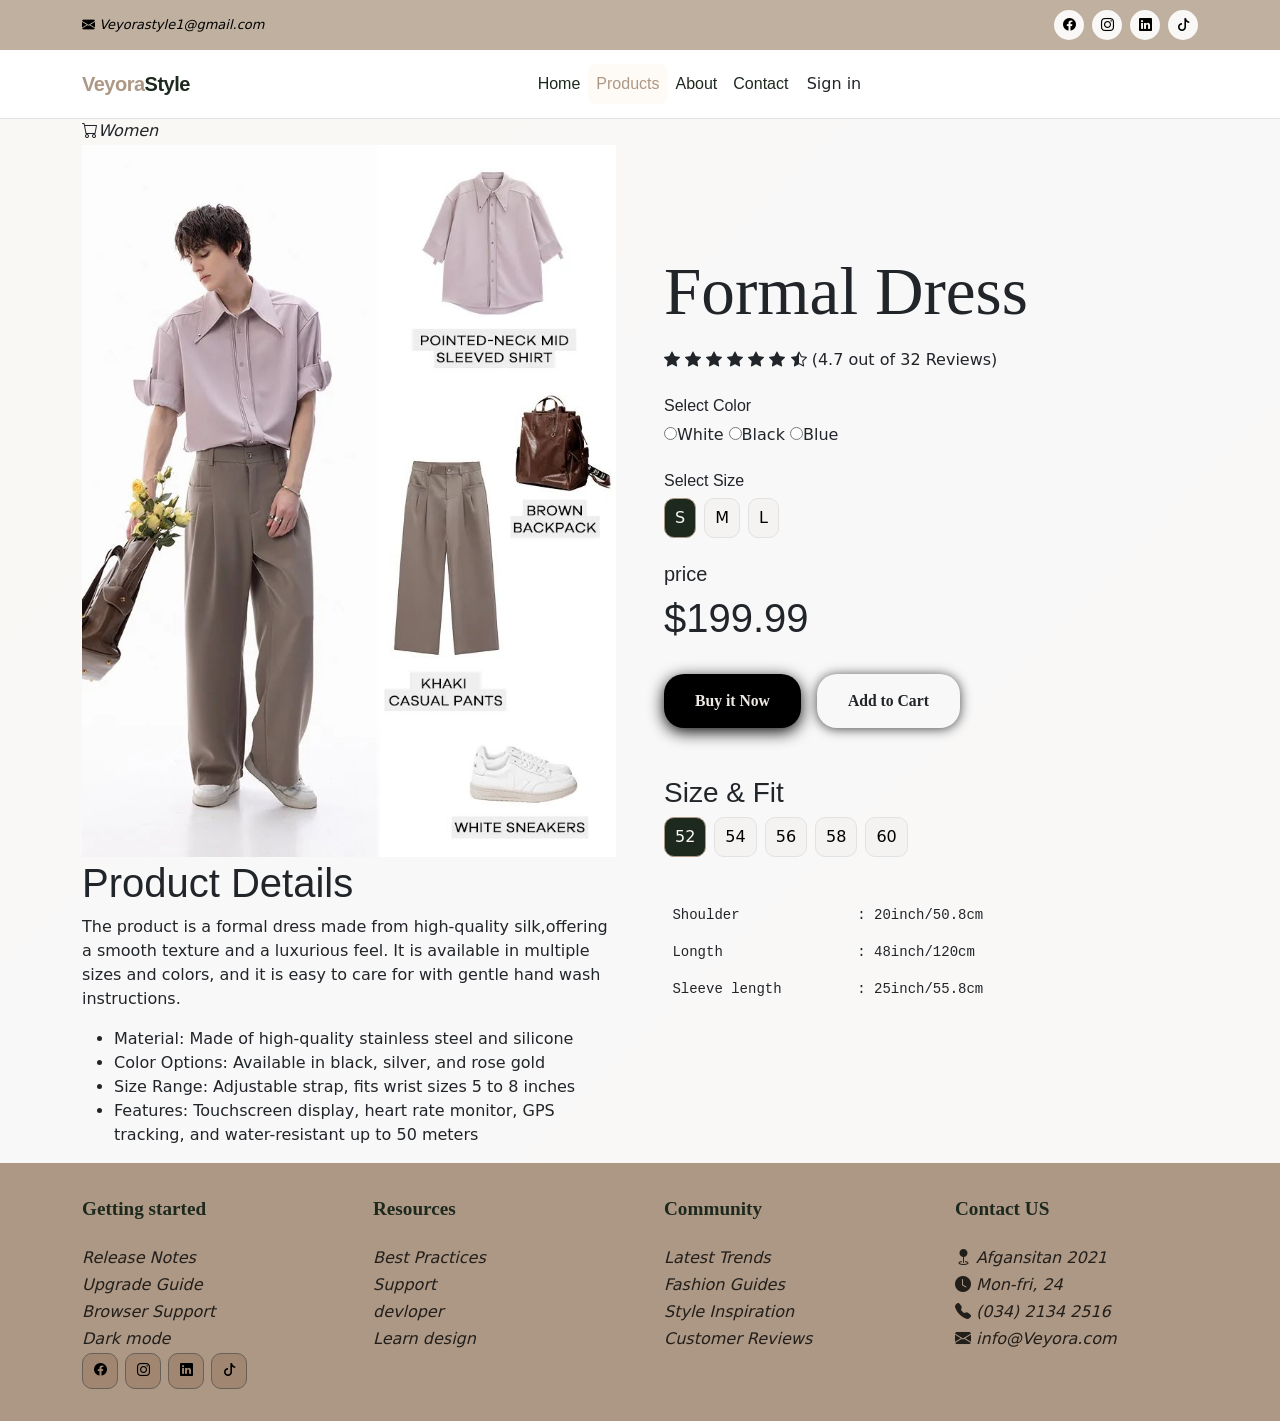
<file: productdetails.html>
<!DOCTYPE html>
<html lang="en">

<head>
    <meta charset="UTF-8">
    <meta name="viewport" content="width=device-width, initial-scale=1.0">
    <title>Main page</title>

    <!--css file-->
    <link rel="stylesheet" href="css/variables.css">
    <link rel="stylesheet" href="css/style.css">
    <link rel="stylesheet" href="css/index.css">
    <link rel="stylesheet" href="css/product.css">
    <link rel="stylesheet" href="css/productdetail.css">

    <!-- font gogle -->
    <link rel="stylesheet" href="fonts/Great_Vibes.zip">

    <!--Bootstrap 5-->
    <link rel="stylesheet" href="css/bootstrap.css">
    <link rel="stylesheet" href="css/bootstrap.min.css">

    <!--Bootstrap Icons -->
    <link rel="stylesheet" href="https://cdn.jsdelivr.net/npm/bootstrap-icons@1.13.1/font/bootstrap-icons.min.css">


</head>

<body>



    <div id="top-header">
        <div class="container">
            <!--contact-->
            <div class="d-flex flex-wrap align-items-center justify-content-between gap-2">
                <div class="d-flex flex-wrap align-items-center gap-3">
                    <a href="mailto:veyoras@gmail.com">
                        <i class="email bi bi-envelope-fill me-1">
                            Veyorastyle1@gmail.com</a></i>


                </div>
                <!--social icon-->
                <div class="top-social d-flex gap-2">
                    <a href="#" aria-label="facebook"><i class="bi bi-facebook"></i></a>
                    <a href="#" aria-label="instagram"><i class="bi bi-instagram"></i></a>
                    <a href="#" aria-label="linkedIn"><i class="bi bi-linkedin"></i></a>
                    <a href="#" aria-label="Tiktok"><i class="bi bi-tiktok"></i></a>

                </div>

            </div>
        </div>
    </div>
    <!-- start navbar=====================================================================-->
    <nav class="navbar navbar-expand-lg sticky-top" id="mainNav">
        <div class="container">
            <a href="index.html" class="navbar-brand">
                Veyora<span>Style</span></a>

            <!--Mobile Toggle-->
            <button class="navbar-toggler border-0" type="button" data-bs-toggle="offcanvas"
                data-bs-target="#navOffcanvas" aria-controls="navOffcanvas">
                <i class="bi bi-list" style="font-size: 1.6rem; color:var(--primary)"></i>

            </button>

            <!-- disktop nav -->

            <div class="collapse navbar-collapse justify-content-center">
                <ul class="navbar-nav align-itmes-center gap-0.1 me-3 col-lg-3">
                    <li class="nav-item">
                        <a href="index.html" class="nav-link ">Home</a>
                    </li>

                    <li class="nav-item">
                        <a href="product.html" class="nav-link active">Products</a>
                    </li>

                    <li class="nav-item">
                        <a href="about.html" class="nav-link ">About</a>
                    </li>

                    <li class="nav-item">
                        <a href="" class="nav-link">Contact</a>
                    </li>
                </ul>




                <div class="d-flex gap-2">
                    <a href="#" class="btn btn-nav-signin">Sign in</a>

                </div>






            </div>
    </nav>

    <!-- Moblie menu============================================================================= -->
    <div class="offcanvas offcanvas-end" tabindex="-1" id="navOffcanvas">
        <div class="offcanvas-header">
            <h5 class="offcanvas-title">Veyora</h5>
            <button type="button" class="btn-close btn-close-white" data-bs-dismiss="offcanvas"></button>
        </div>

        <div class="offcanvas-body">
            <ul class="navbar-nav gap-1 mb-4">
                <li class="nav-item">
                    <a href="" class="nav-link active">Home</a>
                </li>

                <li class="nav-item">
                    <a href="" class="nav-link">Products</a>
                </li>

                <li class="nav-item">
                    <a href="" class="nav-link">About</a>
                </li>

                <li class="nav-item">
                    <a href="" class="nav-link">Contact</a>
                </li>
            </ul>

            <div class="d-flex gap-2">
                <a href="#" class="btn btn-nav-login">Login</a>
                <a href="#" class="btn btn-nav-Buy Us">Buy Us</a>

            </div>
        </div>
    </div>



    <!-- hero =================================================================================== -->

    <section id="hero">
        <div class="container">
            <div class="row align-items-center g-5">
                <!-- left content -->

                <div class="col-lg-6">
                    <i class="bi bi-cart">Women</i>
                    <img class="image-right" src="images/04producy.jpg" alt="">
                    <h1>Product Details</h1>
                    <p class="heero-desc">The product is a formal dress made from high-quality silk,offering a smooth
                        texture
                        and a
                        luxurious feel. It is available in multiple sizes and colors, and it is easy to care for with
                        gentle hand wash instructions.
                    <ul>
                        <li>Material: Made of high-quality stainless steel and silicone</li>
                        <li>Color Options: Available in black, silver, and rose gold</li>
                        <li>Size Range: Adjustable strap, fits wrist sizes 5 to 8 inches</li>
                        <li>Features: Touchscreen display, heart rate monitor, GPS tracking, and water-resistant up to
                            50 meters
                        </li>

                    </ul>
                    </p>

                </div>
                <!-- right -->

                <div class="col-lg-6">

                    <h1 class="hero-heading">
                        Formal Dress

                    </h1>
                    <div class="hero-rating align-items-center">
                        <span><i class="bi bi-star-fill"></i>
                            <i class="bi bi-star-fill"></i>
                            <i class="bi bi-star-fill"></i>
                            <i class="bi bi-star-fill"></i>
                            <i class="bi bi-star-fill"></i>
                            <i class="bi bi-star-fill"></i>
                            <i class="bi bi-star-half"></i> (4.7 out of 32 Reviews)
                        </span>
                        <br>
                        <br>
                        <div class="color">
                            <h6>Select Color</h6>
                            <div class="input">
                                <input type="radio" name="Options">White
                                <input type="radio" name="Options">Black
                                <input type="radio" name="Options">Blue

                            </div>

                        </div>

                    </div>
                    <br>
                    <h6>Select Size</h6>
                    <div class="d-flex align-items-center gap-2 filter">
                        <button class="filter-btn active">S</button>
                        <button class="filter-btn ">M</button>
                        <button class="filter-btn ">L</button>
                       



                    </div>
                    <br>

                    <h5>price</h5>
                    <h1> $199.99</h1>
                    <br>

                    <div class="d-flex flex-wrap gap-3">
                        <a href="#" class="btn btn-hero-primary ">Buy it Now

                            <a href="#" class="btn btn-hero-outline">Add to Cart</a>

                    </div>

                    <br>

                    <br>
                    <h3>Size & Fit</h3>
                    <div class="d-flex align-items-center gap-2 filter">
                        <button class="filter-btn active">52</button>
                        <button class="filter-btn ">54</button>
                        <button class="filter-btn ">56</button>
                        <button class="filter-btn ">58</button>
                        <button class="filter-btn ">60</button>



                    </div>
                    <!-- footer detail -->
                    <br>
                    <br>
                    <pre> Shoulder              : 20inch/50.8cm</pre>
                    <pre> Longth                : 48inch/120cm</pre>
                    <pre> Sleeve length         : 25inch/55.8cm</pre>


                </div>

    </section>








    <!--contect footer section======================================================================== -->
    <section id="footer">
        <div class="container">
            <div class="row g-5">
                <!-- col 1: brand -->
                <div class="col-lg-3 col-md-6 col-ms-6">
                    <div class="footer">Getting started</div>
                    <div class="contact-content">

                        <i class=""> <a href="#"> Release Notes</a></i> <br>
                        <i class=""> <a href="#"> Upgrade Guide</a></i> <br>
                        <i class=""> <a href="#">Browser Support </a></i> <br>
                        <i class=""> <a href="#">Dark mode </a></i> <br>
                    </div>
                    <div class="footer-social">
                        <a href="#"> <i class="bi bi-facebook"></i></a>
                        <a href="#"> <i class="bi bi-instagram"></i></a>
                        <a href="#"> <i class="bi bi-linkedin"></i></a>
                        <a href="#"> <i class="bi bi-tiktok"></i></a>

                    </div>


                </div>


                <!-- col 2:Resources -->
                <div class="col-lg-3 col-md-6 col-ms-6">
                    <div class="footer"> Resources </div>
                    <div class="contact-content">
                        <div class="contact-content">

                            <i class=""> <a href="#"> Best Practices</a></i><br>
                            <i class=""> <a href="#">Support</a></i> <br>
                            <i class=""> <a href="#">devloper </a></i> <br>
                            <i class=""> <a href="#">Learn design</a></i>


                        </div>



                    </div>




                </div>
                <!-- col 3:Community -->
                <div class="col-lg-3 col-md-6 col-ms-6">
                    <div class="footer">Community </div>
                    <div class="contact-content">
                        <div class="contact-content">

                            <i class=""> <a href="#"> Latest Trends</a></i><br>
                            <i class=""> <a href="#">Fashion Guides</a></i> <br>
                            <i class=""> <a href="#">Style Inspiration </a></i> <br>
                            <i class=""> <a href="#">Customer Reviews</a></i>


                        </div>



                    </div>




                </div>


                <!-- col 4:Community -->
                <div class="col-lg-3 col-md-6 col-ms-6">
                    <div class="footer"> Contact US </div>
                    <div class="contact-content-item">
                        <a href=""><i class="bi bi-geo-fill"> Afgansitan 2021</i></a>
                    </div>
                    <div class="contact-content-item">
                        <a href=""><i class="bi bi-clock-fill"> Mon-fri, 24 </i></a>
                    </div>

                    <div class="contact-content-item">
                        <a href=""><i class="bi bi-telephone-fill"> (034) 2134 2516</i></a>
                    </div>

                    <div class="contact-content-item">
                        <a href=""><i class="bi bi-envelope-fill"> info@Veyora.com</i></a>
                    </div>





                </div>



            </div>

        </div>

    </section>







</body>

<script src="js/bootstrap.bundle.js"></script>
<script src="js/bootstrap.bundle.min.js"></script>

</html>
</file>
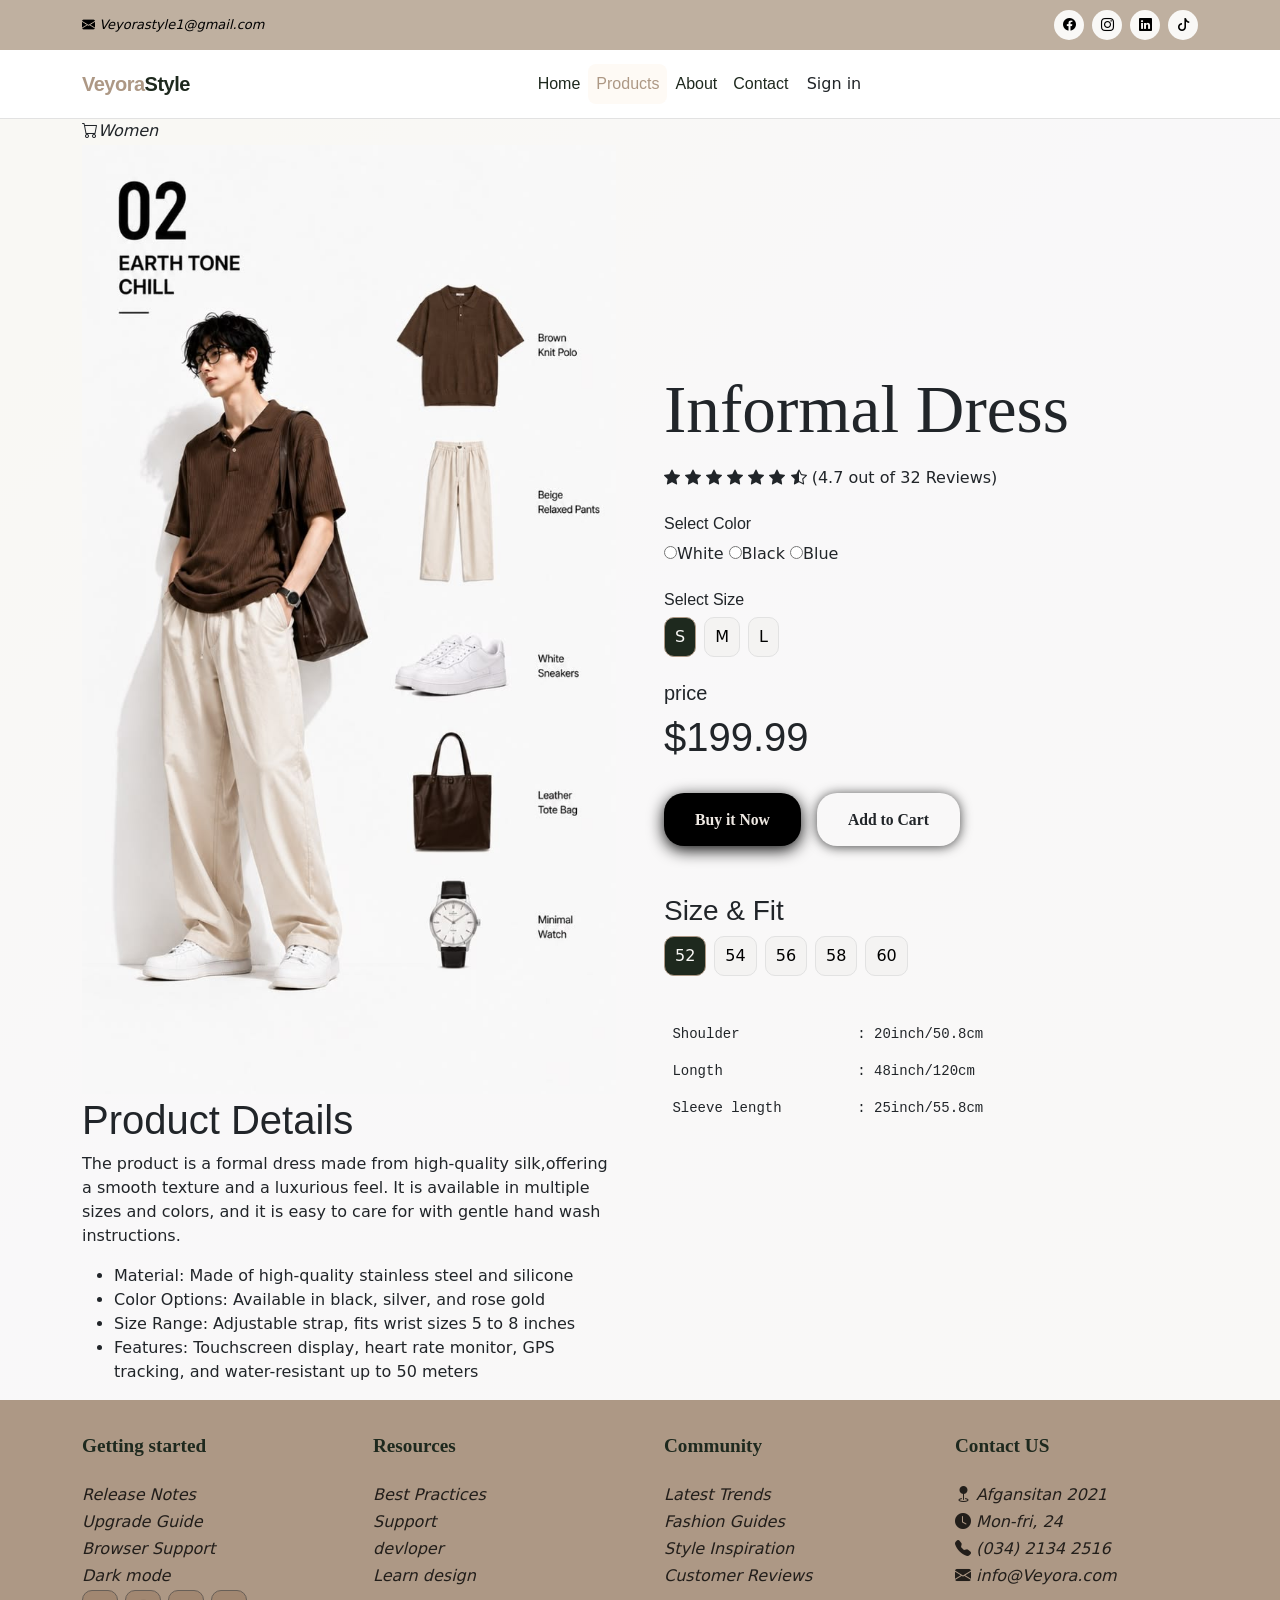
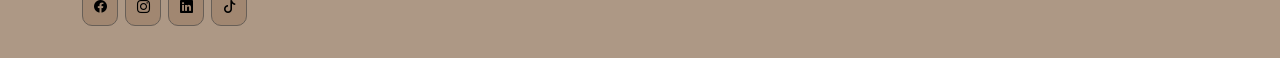
<file: productdetails1.html>
<!DOCTYPE html>
<html lang="en">

<head>
    <meta charset="UTF-8">
    <meta name="viewport" content="width=device-width, initial-scale=1.0">
    <title>Main page</title>

    <!--css file-->
    <link rel="stylesheet" href="css/variables.css">
    <link rel="stylesheet" href="css/style.css">
    <link rel="stylesheet" href="css/index.css">
    <link rel="stylesheet" href="css/product.css">
    <link rel="stylesheet" href="css/productdetail.css">

    <!-- font gogle -->
    <link rel="stylesheet" href="fonts/Great_Vibes.zip">

    <!--Bootstrap 5-->
    <link rel="stylesheet" href="css/bootstrap.css">
    <link rel="stylesheet" href="css/bootstrap.min.css">

    <!--Bootstrap Icons -->
    <link rel="stylesheet" href="https://cdn.jsdelivr.net/npm/bootstrap-icons@1.13.1/font/bootstrap-icons.min.css">


</head>

<body>



    <div id="top-header">
        <div class="container">
            <!--contact-->
            <div class="d-flex flex-wrap align-items-center justify-content-between gap-2">
                <div class="d-flex flex-wrap align-items-center gap-3">
                    <a href="mailto:veyoras@gmail.com">
                        <i class="email bi bi-envelope-fill me-1">
                            Veyorastyle1@gmail.com</a></i>


                </div>
                <!--social icon-->
                <div class="top-social d-flex gap-2">
                    <a href="#" aria-label="facebook"><i class="bi bi-facebook"></i></a>
                    <a href="#" aria-label="instagram"><i class="bi bi-instagram"></i></a>
                    <a href="#" aria-label="linkedIn"><i class="bi bi-linkedin"></i></a>
                    <a href="#" aria-label="Tiktok"><i class="bi bi-tiktok"></i></a>

                </div>

            </div>
        </div>
    </div>
    <!-- start navbar=====================================================================-->
    <nav class="navbar navbar-expand-lg sticky-top" id="mainNav">
        <div class="container">
            <a href="index.html" class="navbar-brand">
                Veyora<span>Style</span></a>

            <!--Mobile Toggle-->
            <button class="navbar-toggler border-0" type="button" data-bs-toggle="offcanvas"
                data-bs-target="#navOffcanvas" aria-controls="navOffcanvas">
                <i class="bi bi-list" style="font-size: 1.6rem; color:var(--primary)"></i>

            </button>

            <!-- disktop nav -->

            <div class="collapse navbar-collapse justify-content-center">
                <ul class="navbar-nav align-itmes-center gap-0.1 me-3 col-lg-3">
                    <li class="nav-item">
                        <a href="index.html" class="nav-link ">Home</a>
                    </li>

                    <li class="nav-item">
                        <a href="product.html" class="nav-link active">Products</a>
                    </li>

                    <li class="nav-item">
                        <a href="about.html" class="nav-link ">About</a>
                    </li>

                    <li class="nav-item">
                        <a href="" class="nav-link">Contact</a>
                    </li>
                </ul>




                <div class="d-flex gap-2">
                    <a href="#" class="btn btn-nav-signin">Sign in</a>

                </div>






            </div>
    </nav>

    <!-- Moblie menu============================================================================= -->
    <div class="offcanvas offcanvas-end" tabindex="-1" id="navOffcanvas">
        <div class="offcanvas-header">
            <h5 class="offcanvas-title">Veyora</h5>
            <button type="button" class="btn-close btn-close-white" data-bs-dismiss="offcanvas"></button>
        </div>

        <div class="offcanvas-body">
            <ul class="navbar-nav gap-1 mb-4">
                <li class="nav-item">
                    <a href="" class="nav-link active">Home</a>
                </li>

                <li class="nav-item">
                    <a href="" class="nav-link">Products</a>
                </li>

                <li class="nav-item">
                    <a href="" class="nav-link">About</a>
                </li>

                <li class="nav-item">
                    <a href="" class="nav-link">Contact</a>
                </li>
            </ul>

            <div class="d-flex gap-2">
                <a href="#" class="btn btn-nav-login">Login</a>
                <a href="#" class="btn btn-nav-Buy Us">Buy Us</a>

            </div>
        </div>
    </div>



    <!-- hero =================================================================================== -->

    <section id="hero">
        <div class="container">
            <div class="row align-items-center g-5">
                <!-- left content -->

                <div class="col-lg-6">
                    <i class="bi bi-cart">Women</i>
                    <img class="image-right" src="images/03product.jpg" alt="">
                    <h1>Product Details</h1>
                    <p class="heero-desc">The product is a formal dress made from high-quality silk,offering a smooth
                        texture
                        and a
                        luxurious feel. It is available in multiple sizes and colors, and it is easy to care for with
                        gentle hand wash instructions.
                    <ul>
                        <li>Material: Made of high-quality stainless steel and silicone</li>
                        <li>Color Options: Available in black, silver, and rose gold</li>
                        <li>Size Range: Adjustable strap, fits wrist sizes 5 to 8 inches</li>
                        <li>Features: Touchscreen display, heart rate monitor, GPS tracking, and water-resistant up to
                            50 meters
                        </li>

                    </ul>
                    </p>

                </div>
                <!-- right -->

                <div class="col-lg-6">

                    <h1 class="hero-heading">
                        Informal Dress

                    </h1>
                    <div class="hero-rating align-items-center">
                        <span><i class="bi bi-star-fill"></i>
                            <i class="bi bi-star-fill"></i>
                            <i class="bi bi-star-fill"></i>
                            <i class="bi bi-star-fill"></i>
                            <i class="bi bi-star-fill"></i>
                            <i class="bi bi-star-fill"></i>
                            <i class="bi bi-star-half"></i> (4.7 out of 32 Reviews)
                        </span>
                        <br>
                        <br>
                        <div class="color">
                            <h6>Select Color</h6>
                            <div class="input">
                                <input type="radio" name="Options">White
                                <input type="radio" name="Options">Black
                                <input type="radio" name="Options">Blue

                            </div>

                        </div>

                    </div>
                    <br>
                    <h6>Select Size</h6>
                    <div class="d-flex align-items-center gap-2 filter">
                        <button class="filter-btn active">S</button>
                        <button class="filter-btn ">M</button>
                        <button class="filter-btn ">L</button>



                    </div>
                    <br>

                    <h5>price</h5>
                    <h1> $199.99</h1>
                    <br>

                    <div class="d-flex flex-wrap gap-3">
                        <a href="#" class="btn btn-hero-primary ">Buy it Now

                            <a href="#" class="btn btn-hero-outline">Add to Cart</a>

                    </div>

                    <br>

                    <br>
                    <h3>Size & Fit</h3>
                    <div class="d-flex align-items-center gap-2 filter">
                        <button class="filter-btn active">52</button>
                        <button class="filter-btn ">54</button>
                        <button class="filter-btn ">56</button>
                        <button class="filter-btn ">58</button>
                        <button class="filter-btn ">60</button>



                    </div>
                    <!-- footer detail -->
                    <br>
                    <br>
                    <pre> Shoulder              : 20inch/50.8cm</pre>
                    <pre> Longth                : 48inch/120cm</pre>
                    <pre> Sleeve length         : 25inch/55.8cm</pre>


                </div>

    </section>








    <!--contect footer section======================================================================== -->
    <section id="footer">
        <div class="container">
            <div class="row g-5">
                <!-- col 1: brand -->
                <div class="col-lg-3 col-md-6 col-ms-6">
                    <div class="footer">Getting started</div>
                    <div class="contact-content">

                        <i class=""> <a href="#"> Release Notes</a></i> <br>
                        <i class=""> <a href="#"> Upgrade Guide</a></i> <br>
                        <i class=""> <a href="#">Browser Support </a></i> <br>
                        <i class=""> <a href="#">Dark mode </a></i> <br>
                    </div>
                    <div class="footer-social">
                        <a href="#"> <i class="bi bi-facebook"></i></a>
                        <a href="#"> <i class="bi bi-instagram"></i></a>
                        <a href="#"> <i class="bi bi-linkedin"></i></a>
                        <a href="#"> <i class="bi bi-tiktok"></i></a>

                    </div>


                </div>


                <!-- col 2:Resources -->
                <div class="col-lg-3 col-md-6 col-ms-6">
                    <div class="footer"> Resources </div>
                    <div class="contact-content">
                        <div class="contact-content">

                            <i class=""> <a href="#"> Best Practices</a></i><br>
                            <i class=""> <a href="#">Support</a></i> <br>
                            <i class=""> <a href="#">devloper </a></i> <br>
                            <i class=""> <a href="#">Learn design</a></i>


                        </div>



                    </div>




                </div>
                <!-- col 3:Community -->
                <div class="col-lg-3 col-md-6 col-ms-6">
                    <div class="footer">Community </div>
                    <div class="contact-content">
                        <div class="contact-content">

                            <i class=""> <a href="#"> Latest Trends</a></i><br>
                            <i class=""> <a href="#">Fashion Guides</a></i> <br>
                            <i class=""> <a href="#">Style Inspiration </a></i> <br>
                            <i class=""> <a href="#">Customer Reviews</a></i>


                        </div>



                    </div>




                </div>


                <!-- col 4:Community -->
                <div class="col-lg-3 col-md-6 col-ms-6">
                    <div class="footer"> Contact US </div>
                    <div class="contact-content-item">
                        <a href=""><i class="bi bi-geo-fill"> Afgansitan 2021</i></a>
                    </div>
                    <div class="contact-content-item">
                        <a href=""><i class="bi bi-clock-fill"> Mon-fri, 24 </i></a>
                    </div>

                    <div class="contact-content-item">
                        <a href=""><i class="bi bi-telephone-fill"> (034) 2134 2516</i></a>
                    </div>

                    <div class="contact-content-item">
                        <a href=""><i class="bi bi-envelope-fill"> info@Veyora.com</i></a>
                    </div>





                </div>



            </div>

        </div>

    </section>







</body>

<script src="js/bootstrap.bundle.js"></script>
<script src="js/bootstrap.bundle.min.js"></script>

</html>
</file>
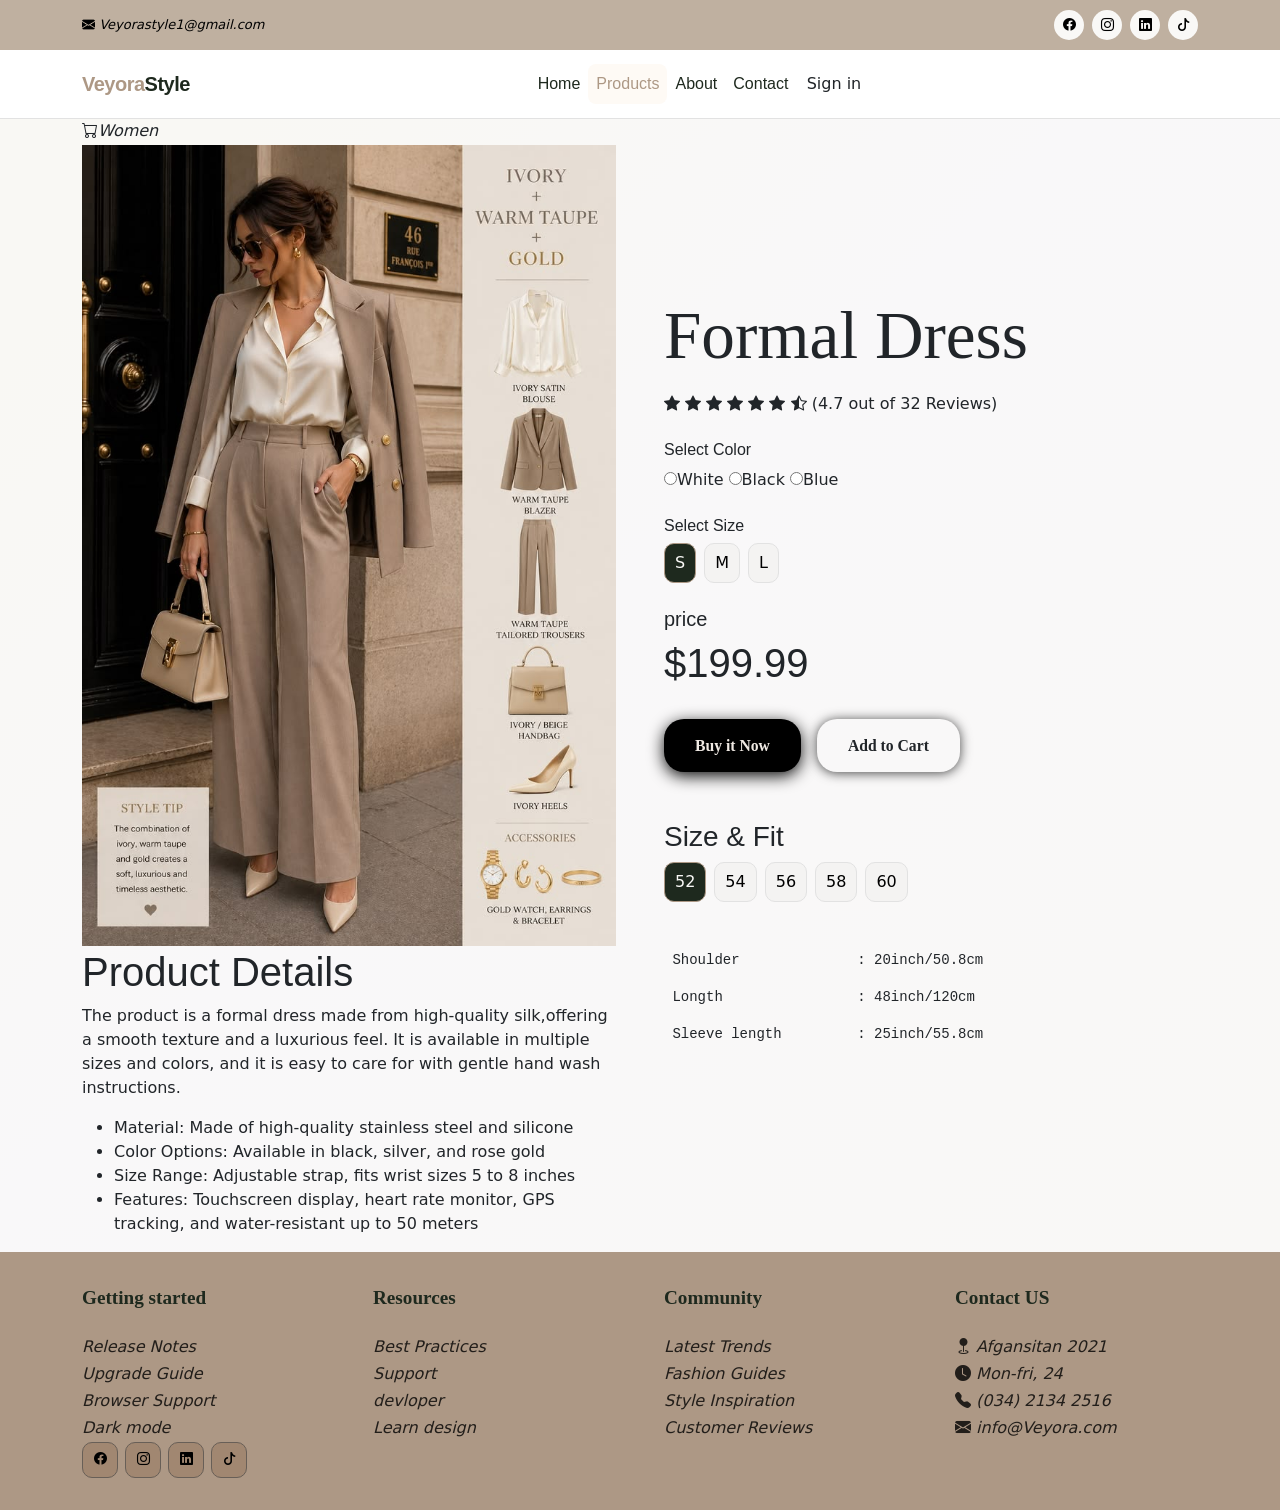
<file: productdetails3.html>
<!DOCTYPE html>
<html lang="en">

<head>
    <meta charset="UTF-8">
    <meta name="viewport" content="width=device-width, initial-scale=1.0">
    <title>Main page</title>

    <!--css file-->
    <link rel="stylesheet" href="css/variables.css">
    <link rel="stylesheet" href="css/style.css">
    <link rel="stylesheet" href="css/index.css">
    <link rel="stylesheet" href="css/product.css">
    <link rel="stylesheet" href="css/productdetail.css">

    <!-- font gogle -->
    <link rel="stylesheet" href="fonts/Great_Vibes.zip">

    <!--Bootstrap 5-->
    <link rel="stylesheet" href="css/bootstrap.css">
    <link rel="stylesheet" href="css/bootstrap.min.css">

    <!--Bootstrap Icons -->
    <link rel="stylesheet" href="https://cdn.jsdelivr.net/npm/bootstrap-icons@1.13.1/font/bootstrap-icons.min.css">


</head>

<body>



    <div id="top-header">
        <div class="container">
            <!--contact-->
            <div class="d-flex flex-wrap align-items-center justify-content-between gap-2">
                <div class="d-flex flex-wrap align-items-center gap-3">
                    <a href="mailto:veyoras@gmail.com">
                        <i class="email bi bi-envelope-fill me-1">
                            Veyorastyle1@gmail.com</a></i>


                </div>
                <!--social icon-->
                <div class="top-social d-flex gap-2">
                    <a href="#" aria-label="facebook"><i class="bi bi-facebook"></i></a>
                    <a href="#" aria-label="instagram"><i class="bi bi-instagram"></i></a>
                    <a href="#" aria-label="linkedIn"><i class="bi bi-linkedin"></i></a>
                    <a href="#" aria-label="Tiktok"><i class="bi bi-tiktok"></i></a>

                </div>

            </div>
        </div>
    </div>
    <!-- start navbar=====================================================================-->
    <nav class="navbar navbar-expand-lg sticky-top" id="mainNav">
        <div class="container">
            <a href="index.html" class="navbar-brand">
                Veyora<span>Style</span></a>

            <!--Mobile Toggle-->
            <button class="navbar-toggler border-0" type="button" data-bs-toggle="offcanvas"
                data-bs-target="#navOffcanvas" aria-controls="navOffcanvas">
                <i class="bi bi-list" style="font-size: 1.6rem; color:var(--primary)"></i>

            </button>

            <!-- disktop nav -->

            <div class="collapse navbar-collapse justify-content-center">
                <ul class="navbar-nav align-itmes-center gap-0.1 me-3 col-lg-3">
                    <li class="nav-item">
                        <a href="index.html" class="nav-link ">Home</a>
                    </li>

                    <li class="nav-item">
                        <a href="product.html" class="nav-link active">Products</a>
                    </li>

                    <li class="nav-item">
                        <a href="about.html" class="nav-link ">About</a>
                    </li>

                    <li class="nav-item">
                        <a href="" class="nav-link">Contact</a>
                    </li>
                </ul>




                <div class="d-flex gap-2">
                    <a href="#" class="btn btn-nav-signin">Sign in</a>

                </div>






            </div>
    </nav>

    <!-- Moblie menu============================================================================= -->
    <div class="offcanvas offcanvas-end" tabindex="-1" id="navOffcanvas">
        <div class="offcanvas-header">
            <h5 class="offcanvas-title">Veyora</h5>
            <button type="button" class="btn-close btn-close-white" data-bs-dismiss="offcanvas"></button>
        </div>

        <div class="offcanvas-body">
            <ul class="navbar-nav gap-1 mb-4">
                <li class="nav-item">
                    <a href="" class="nav-link active">Home</a>
                </li>

                <li class="nav-item">
                    <a href="" class="nav-link">Products</a>
                </li>

                <li class="nav-item">
                    <a href="" class="nav-link">About</a>
                </li>

                <li class="nav-item">
                    <a href="" class="nav-link">Contact</a>
                </li>
            </ul>

            <div class="d-flex gap-2">
                <a href="#" class="btn btn-nav-login">Login</a>
                <a href="#" class="btn btn-nav-Buy Us">Buy Us</a>

            </div>
        </div>
    </div>



    <!-- hero =================================================================================== -->

    <section id="hero">
        <div class="container">
            <div class="row align-items-center g-5">
                <!-- left content -->

                <div class="col-lg-6">
                    <i class="bi bi-cart">Women</i>
                    <img class="image-right" src="images/d109b179ab2a47664c2b14ace9fba18d.jpg" alt="">
                    <h1>Product Details</h1>
                    <p class="heero-desc">The product is a formal dress made from high-quality silk,offering a smooth
                        texture
                        and a
                        luxurious feel. It is available in multiple sizes and colors, and it is easy to care for with
                        gentle hand wash instructions.
                    <ul>
                        <li>Material: Made of high-quality stainless steel and silicone</li>
                        <li>Color Options: Available in black, silver, and rose gold</li>
                        <li>Size Range: Adjustable strap, fits wrist sizes 5 to 8 inches</li>
                        <li>Features: Touchscreen display, heart rate monitor, GPS tracking, and water-resistant up to
                            50 meters
                        </li>

                    </ul>
                    </p>

                </div>
                <!-- right -->

                <div class="col-lg-6">

                    <h1 class="hero-heading">
                        Formal Dress

                    </h1>
                    <div class="hero-rating align-items-center">
                        <span><i class="bi bi-star-fill"></i>
                            <i class="bi bi-star-fill"></i>
                            <i class="bi bi-star-fill"></i>
                            <i class="bi bi-star-fill"></i>
                            <i class="bi bi-star-fill"></i>
                            <i class="bi bi-star-fill"></i>
                            <i class="bi bi-star-half"></i> (4.7 out of 32 Reviews)
                        </span>
                        <br>
                        <br>
                        <div class="color">
                            <h6>Select Color</h6>
                            <div class="input">
                                <input type="radio" name="Options">White
                                <input type="radio" name="Options">Black
                                <input type="radio" name="Options">Blue

                            </div>

                        </div>

                    </div>
                    <br>
                    <h6>Select Size</h6>
                    <div class="d-flex align-items-center gap-2 filter">
                       <button class="filter-btn active">S</button>
                        <button class="filter-btn ">M</button>
                        <button class="filter-btn ">L</button>



                    </div>
                    <br>

                    <h5>price</h5>
                    <h1> $199.99</h1>
                    <br>

                    <div class="d-flex flex-wrap gap-3">
                        <a href="#" class="btn btn-hero-primary ">Buy it Now

                            <a href="#" class="btn btn-hero-outline">Add to Cart</a>

                    </div>

                    <br>

                    <br>
                    <h3>Size & Fit</h3>
                    <div class="d-flex align-items-center gap-2 filter">
                        <button class="filter-btn active">52</button>
                        <button class="filter-btn ">54</button>
                        <button class="filter-btn ">56</button>
                        <button class="filter-btn ">58</button>
                        <button class="filter-btn ">60</button>



                    </div>
                    <!-- footer detail -->
                    <br>
                    <br>
                    <pre> Shoulder              : 20inch/50.8cm</pre>
                    <pre> Longth                : 48inch/120cm</pre>
                    <pre> Sleeve length         : 25inch/55.8cm</pre>


                </div>

    </section>








    <!--contect footer section======================================================================== -->
    <section id="footer">
        <div class="container">
            <div class="row g-5">
                <!-- col 1: brand -->
                <div class="col-lg-3 col-md-6 col-ms-6">
                    <div class="footer">Getting started</div>
                    <div class="contact-content">

                        <i class=""> <a href="#"> Release Notes</a></i> <br>
                        <i class=""> <a href="#"> Upgrade Guide</a></i> <br>
                        <i class=""> <a href="#">Browser Support </a></i> <br>
                        <i class=""> <a href="#">Dark mode </a></i> <br>
                    </div>
                    <div class="footer-social">
                        <a href="#"> <i class="bi bi-facebook"></i></a>
                        <a href="#"> <i class="bi bi-instagram"></i></a>
                        <a href="#"> <i class="bi bi-linkedin"></i></a>
                        <a href="#"> <i class="bi bi-tiktok"></i></a>

                    </div>


                </div>


                <!-- col 2:Resources -->
                <div class="col-lg-3 col-md-6 col-ms-6">
                    <div class="footer"> Resources </div>
                    <div class="contact-content">
                        <div class="contact-content">

                            <i class=""> <a href="#"> Best Practices</a></i><br>
                            <i class=""> <a href="#">Support</a></i> <br>
                            <i class=""> <a href="#">devloper </a></i> <br>
                            <i class=""> <a href="#">Learn design</a></i>


                        </div>



                    </div>




                </div>
                <!-- col 3:Community -->
                <div class="col-lg-3 col-md-6 col-ms-6">
                    <div class="footer">Community </div>
                    <div class="contact-content">
                        <div class="contact-content">

                            <i class=""> <a href="#"> Latest Trends</a></i><br>
                            <i class=""> <a href="#">Fashion Guides</a></i> <br>
                            <i class=""> <a href="#">Style Inspiration </a></i> <br>
                            <i class=""> <a href="#">Customer Reviews</a></i>


                        </div>



                    </div>




                </div>


                <!-- col 4:Community -->
                <div class="col-lg-3 col-md-6 col-ms-6">
                    <div class="footer"> Contact US </div>
                    <div class="contact-content-item">
                        <a href=""><i class="bi bi-geo-fill"> Afgansitan 2021</i></a>
                    </div>
                    <div class="contact-content-item">
                        <a href=""><i class="bi bi-clock-fill"> Mon-fri, 24 </i></a>
                    </div>

                    <div class="contact-content-item">
                        <a href=""><i class="bi bi-telephone-fill"> (034) 2134 2516</i></a>
                    </div>

                    <div class="contact-content-item">
                        <a href=""><i class="bi bi-envelope-fill"> info@Veyora.com</i></a>
                    </div>





                </div>



            </div>

        </div>

    </section>







</body>

<script src="js/bootstrap.bundle.js"></script>
<script src="js/bootstrap.bundle.min.js"></script>

</html>
</file>
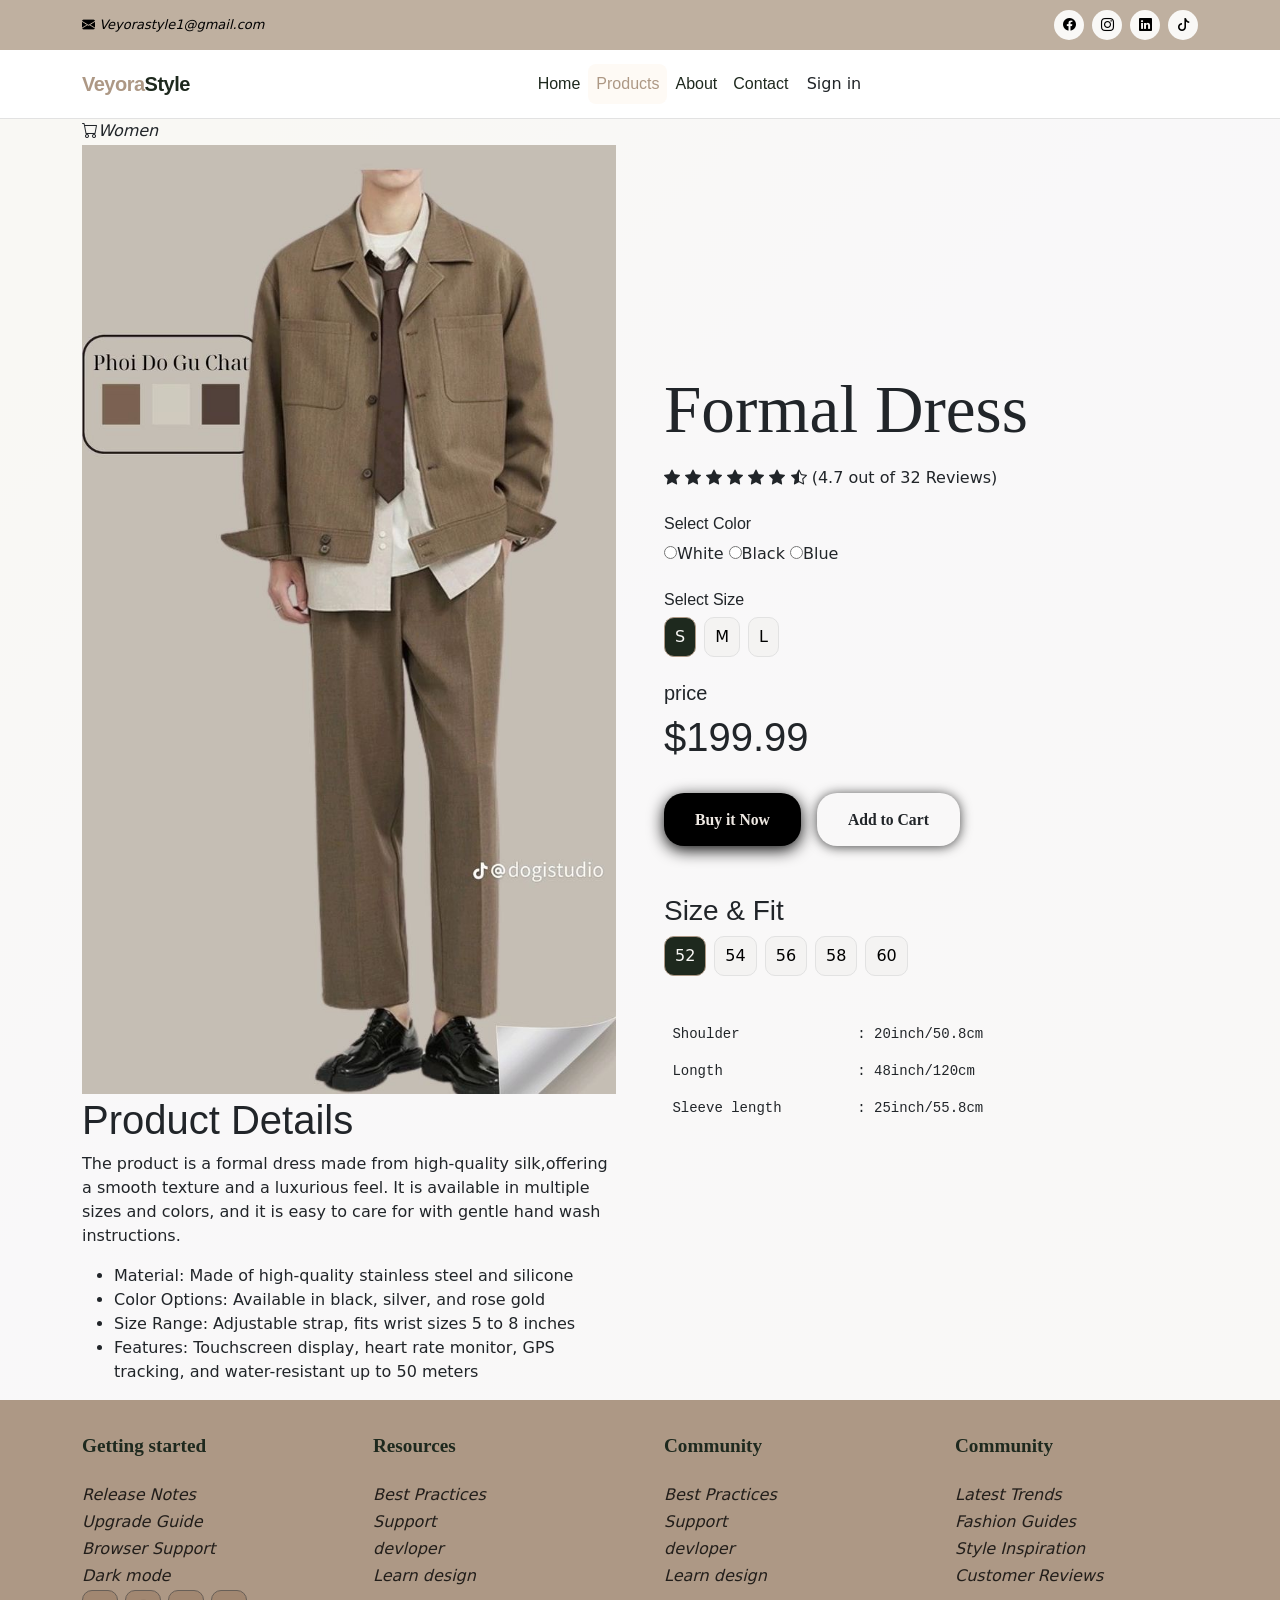
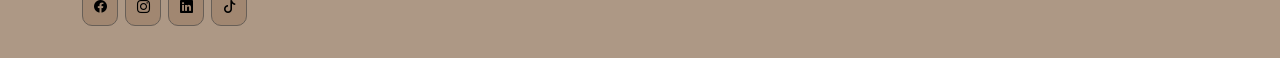
<file: productdetails4.html>
<!DOCTYPE html>
<html lang="en">

<head>
    <meta charset="UTF-8">
    <meta name="viewport" content="width=device-width, initial-scale=1.0">
    <title>Main page</title>

    <!--css file-->
    <link rel="stylesheet" href="css/variables.css">
    <link rel="stylesheet" href="css/style.css">
    <link rel="stylesheet" href="css/index.css">
    <link rel="stylesheet" href="css/product.css">
    <link rel="stylesheet" href="css/productdetail.css">

    <!-- font gogle -->
    <link rel="stylesheet" href="fonts/Great_Vibes.zip">

    <!--Bootstrap 5-->
    <link rel="stylesheet" href="css/bootstrap.css">
    <link rel="stylesheet" href="css/bootstrap.min.css">

    <!--Bootstrap Icons -->
    <link rel="stylesheet" href="https://cdn.jsdelivr.net/npm/bootstrap-icons@1.13.1/font/bootstrap-icons.min.css">


</head>

<body>



    <div id="top-header">
        <div class="container">
            <!--contact-->
            <div class="d-flex flex-wrap align-items-center justify-content-between gap-2">
                <div class="d-flex flex-wrap align-items-center gap-3">
                    <a href="mailto:veyoras@gmail.com">
                        <i class="email bi bi-envelope-fill me-1">
                            Veyorastyle1@gmail.com</a></i>


                </div>
                <!--social icon-->
                <div class="top-social d-flex gap-2">
                    <a href="#" aria-label="facebook"><i class="bi bi-facebook"></i></a>
                    <a href="#" aria-label="instagram"><i class="bi bi-instagram"></i></a>
                    <a href="#" aria-label="linkedIn"><i class="bi bi-linkedin"></i></a>
                    <a href="#" aria-label="Tiktok"><i class="bi bi-tiktok"></i></a>

                </div>

            </div>
        </div>
    </div>
    <!-- start navbar=====================================================================-->
    <nav class="navbar navbar-expand-lg sticky-top" id="mainNav">
        <div class="container">
            <a href="index.html" class="navbar-brand">
                Veyora<span>Style</span></a>

            <!--Mobile Toggle-->
            <button class="navbar-toggler border-0" type="button" data-bs-toggle="offcanvas"
                data-bs-target="#navOffcanvas" aria-controls="navOffcanvas">
                <i class="bi bi-list" style="font-size: 1.6rem; color:var(--primary)"></i>

            </button>

            <!-- disktop nav -->

            <div class="collapse navbar-collapse justify-content-center">
                <ul class="navbar-nav align-itmes-center gap-0.1 me-3 col-lg-3">
                    <li class="nav-item">
                        <a href="index.html" class="nav-link ">Home</a>
                    </li>

                    <li class="nav-item">
                        <a href="product.html" class="nav-link active">Products</a>
                    </li>

                    <li class="nav-item">
                        <a href="about.html" class="nav-link ">About</a>
                    </li>

                    <li class="nav-item">
                        <a href="" class="nav-link">Contact</a>
                    </li>
                </ul>




                <div class="d-flex gap-2">
                    <a href="#" class="btn btn-nav-signin">Sign in</a>

                </div>






            </div>
    </nav>

    <!-- Moblie menu============================================================================= -->
    <div class="offcanvas offcanvas-end" tabindex="-1" id="navOffcanvas">
        <div class="offcanvas-header">
            <h5 class="offcanvas-title">Veyora</h5>
            <button type="button" class="btn-close btn-close-white" data-bs-dismiss="offcanvas"></button>
        </div>

        <div class="offcanvas-body">
            <ul class="navbar-nav gap-1 mb-4">
                <li class="nav-item">
                    <a href="" class="nav-link active">Home</a>
                </li>

                <li class="nav-item">
                    <a href="" class="nav-link">Products</a>
                </li>

                <li class="nav-item">
                    <a href="" class="nav-link">About</a>
                </li>

                <li class="nav-item">
                    <a href="" class="nav-link">Contact</a>
                </li>
            </ul>

            <div class="d-flex gap-2">
                <a href="#" class="btn btn-nav-login">Login</a>
                <a href="#" class="btn btn-nav-Buy Us">Buy Us</a>

            </div>
        </div>
    </div>



    <!-- hero =================================================================================== -->

    <section id="hero">
        <div class="container">
            <div class="row align-items-center g-5">
                <!-- left content -->

                <div class="col-lg-6">
                    <i class="bi bi-cart">Women</i>
                    <img class="image-right" src="images/f893a63f7d285694085133ce75e6ee1c.jpg" alt="">
                    <h1>Product Details</h1>
                    <p class="heero-desc">The product is a formal dress made from high-quality silk,offering a smooth
                        texture
                        and a
                        luxurious feel. It is available in multiple sizes and colors, and it is easy to care for with
                        gentle hand wash instructions.
                    <ul>
                        <li>Material: Made of high-quality stainless steel and silicone</li>
                        <li>Color Options: Available in black, silver, and rose gold</li>
                        <li>Size Range: Adjustable strap, fits wrist sizes 5 to 8 inches</li>
                        <li>Features: Touchscreen display, heart rate monitor, GPS tracking, and water-resistant up to
                            50 meters
                        </li>

                    </ul>
                    </p>

                </div>
                <!-- right -->

                <div class="col-lg-6">

                    <h1 class="hero-heading">
                        Formal Dress

                    </h1>
                    <div class="hero-rating align-items-center">
                        <span><i class="bi bi-star-fill"></i>
                            <i class="bi bi-star-fill"></i>
                            <i class="bi bi-star-fill"></i>
                            <i class="bi bi-star-fill"></i>
                            <i class="bi bi-star-fill"></i>
                            <i class="bi bi-star-fill"></i>
                            <i class="bi bi-star-half"></i> (4.7 out of 32 Reviews)
                        </span>
                        <br>
                        <br>
                        <div class="color">
                            <h6>Select Color</h6>
                            <div class="input">
                                <input type="radio" name="Options">White
                                <input type="radio" name="Options">Black
                                <input type="radio" name="Options">Blue

                            </div>

                        </div>

                    </div>
                    <br>
                    <h6>Select Size</h6>
                    <div class="d-flex align-items-center gap-2 filter">
                        <button class="filter-btn active">S</button>
                        <button class="filter-btn ">M</button>
                        <button class="filter-btn ">L</button>


                    </div>
                    <br>

                    <h5>price</h5>
                    <h1> $199.99</h1>
                    <br>

                    <div class="d-flex flex-wrap gap-3">
                        <a href="#" class="btn btn-hero-primary ">Buy it Now

                            <a href="#" class="btn btn-hero-outline">Add to Cart</a>

                    </div>

                    <br>

                    <br>
                    <h3>Size & Fit</h3>
                    <div class="d-flex align-items-center gap-2 filter">
                        <button class="filter-btn active">52</button>
                        <button class="filter-btn ">54</button>
                        <button class="filter-btn ">56</button>
                        <button class="filter-btn ">58</button>
                        <button class="filter-btn ">60</button>



                    </div>
                    <!-- footer detail -->
                    <br>
                    <br>
                    <pre> Shoulder              : 20inch/50.8cm</pre>
                    <pre> Longth                : 48inch/120cm</pre>
                    <pre> Sleeve length         : 25inch/55.8cm</pre>


                </div>

    </section>








    <!--contect footer section======================================================================== -->
    <section id="footer">
        <div class="container">
            <div class="row g-5">
                <!-- col 1: brand -->
                <div class="col-lg-3 col-md-6 col-ms-6">
                    <div class="footer">Getting started</div>
                    <div class="contact-content">

                        <i class=""> <a href="#"> Release Notes</a></i> <br>
                        <i class=""> <a href="#"> Upgrade Guide</a></i> <br>
                        <i class=""> <a href="#">Browser Support </a></i> <br>
                        <i class=""> <a href="#">Dark mode </a></i> <br>
                    </div>
                    <div class="footer-social">
                        <a href="#"> <i class="bi bi-facebook"></i></a>
                        <a href="#"> <i class="bi bi-instagram"></i></a>
                        <a href="#"> <i class="bi bi-linkedin"></i></a>
                        <a href="#"> <i class="bi bi-tiktok"></i></a>

                    </div>


                </div>


                <!-- col 2:Resources -->
                <div class="col-lg-3 col-md-6 col-ms-6">
                    <div class="footer"> Resources </div>
                    <div class="contact-content">
                        <div class="contact-content">

                            <i class=""> <a href="#"> Best Practices</a></i><br>
                            <i class=""> <a href="#">Support</a></i> <br>
                            <i class=""> <a href="#">devloper </a></i> <br>
                            <i class=""> <a href="#">Learn design</a></i>


                        </div>



                    </div>




                </div>
                <!-- col 3:Community -->
                <div class="col-lg-3 col-md-6 col-ms-6">
                    <div class="footer">Community </div>
                    <div class="contact-content">
                        <div class="contact-content">

                            <i class=""> <a href="#"> Best Practices</a></i><br>
                            <i class=""> <a href="#">Support</a></i> <br>
                            <i class=""> <a href="#">devloper </a></i> <br>
                            <i class=""> <a href="#">Learn design</a></i>


                        </div>



                    </div>




                </div>

                <!-- col 3:Community -->
                <div class="col-lg-3 col-md-6 col-ms-6">
                    <div class="footer">Community </div>
                    <div class="contact-content">
                        <div class="contact-content">

                            <i class=""> <a href="#"> Latest Trends</a></i><br>
                            <i class=""> <a href="#">Fashion Guides</a></i> <br>
                            <i class=""> <a href="#">Style Inspiration </a></i> <br>
                            <i class=""> <a href="#">Customer Reviews</a></i>


                        </div>



                    </div>




                </div>


            </div>

        </div>

    </section>







</body>

<script src="js/bootstrap.bundle.js"></script>
<script src="js/bootstrap.bundle.min.js"></script>

</html>
</file>
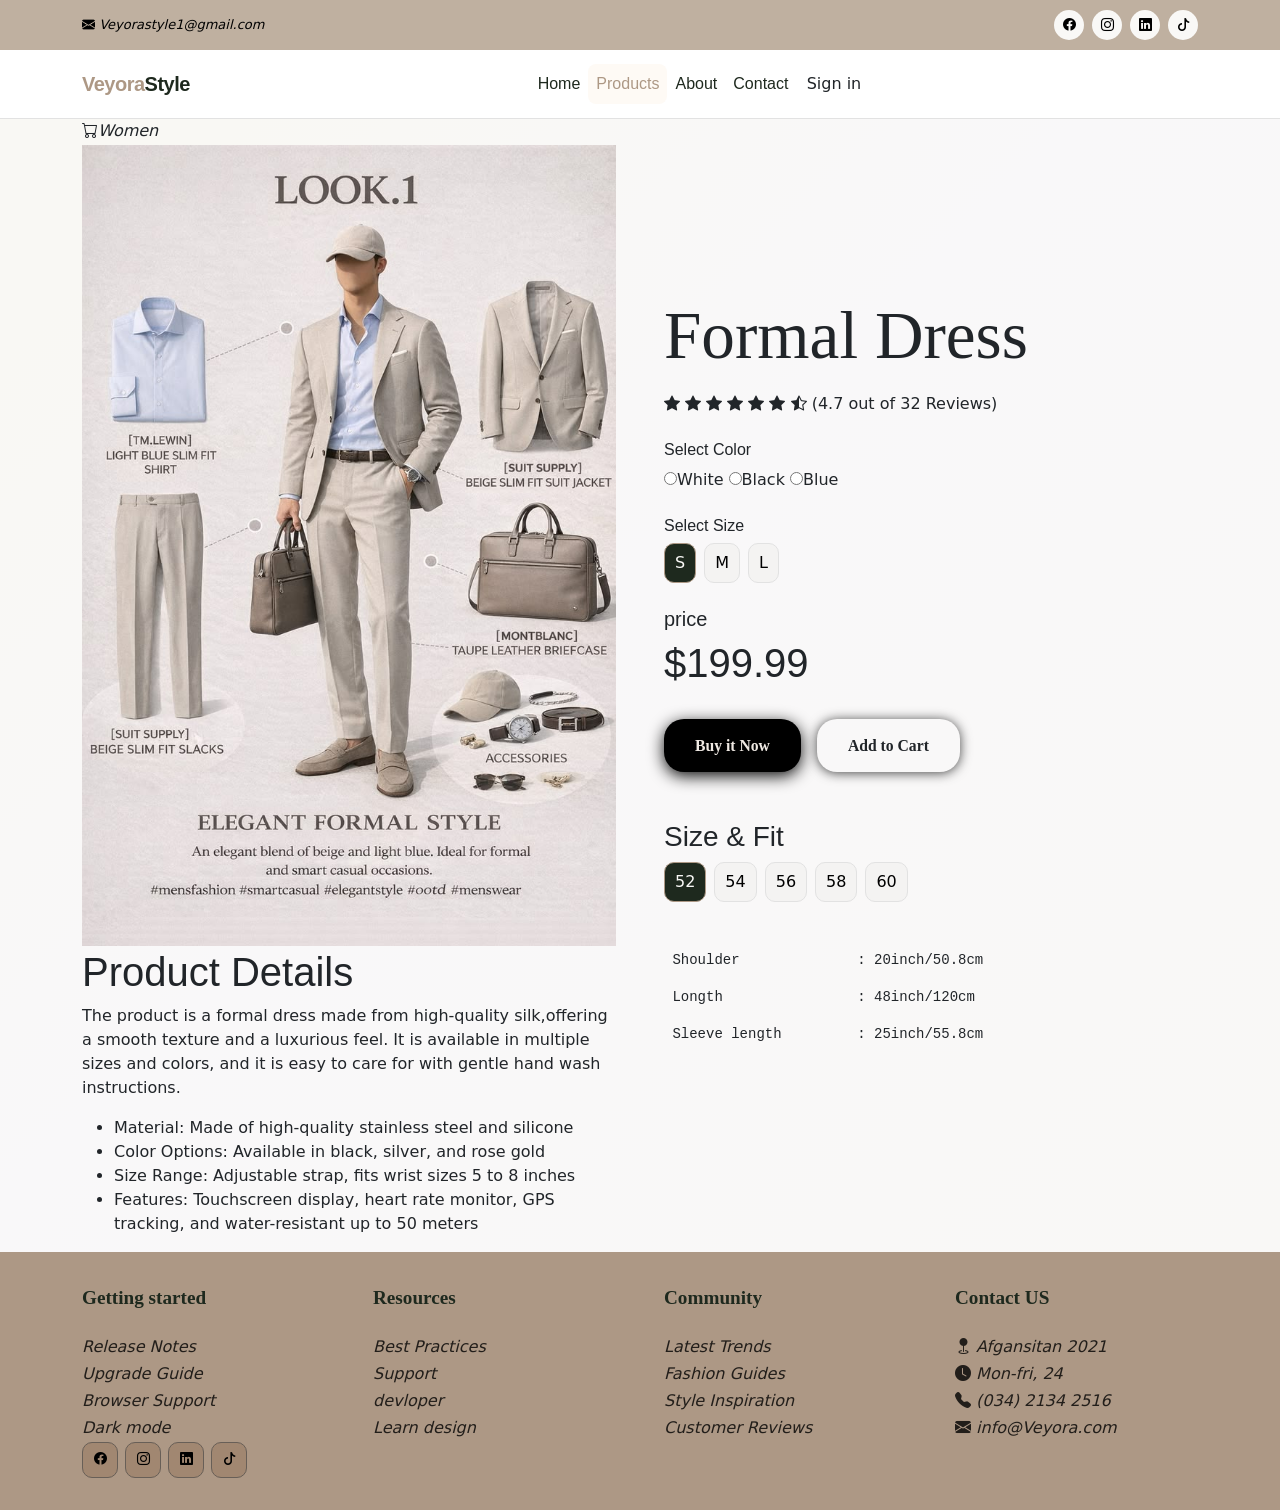
<file: productdetails5.html>
<!DOCTYPE html>
<html lang="en">

<head>
    <meta charset="UTF-8">
    <meta name="viewport" content="width=device-width, initial-scale=1.0">
    <title>Main page</title>

    <!--css file-->
    <link rel="stylesheet" href="css/variables.css">
    <link rel="stylesheet" href="css/style.css">
    <link rel="stylesheet" href="css/index.css">
    <link rel="stylesheet" href="css/product.css">
    <link rel="stylesheet" href="css/productdetail.css">

    <!-- font gogle -->
    <link rel="stylesheet" href="fonts/Great_Vibes.zip">

    <!--Bootstrap 5-->
    <link rel="stylesheet" href="css/bootstrap.css">
    <link rel="stylesheet" href="css/bootstrap.min.css">

    <!--Bootstrap Icons -->
    <link rel="stylesheet" href="https://cdn.jsdelivr.net/npm/bootstrap-icons@1.13.1/font/bootstrap-icons.min.css">


</head>

<body>



    <div id="top-header">
        <div class="container">
            <!--contact-->
            <div class="d-flex flex-wrap align-items-center justify-content-between gap-2">
                <div class="d-flex flex-wrap align-items-center gap-3">
                    <a href="mailto:veyoras@gmail.com">
                        <i class="email bi bi-envelope-fill me-1">
                            Veyorastyle1@gmail.com</a></i>


                </div>
                <!--social icon-->
                <div class="top-social d-flex gap-2">
                    <a href="#" aria-label="facebook"><i class="bi bi-facebook"></i></a>
                    <a href="#" aria-label="instagram"><i class="bi bi-instagram"></i></a>
                    <a href="#" aria-label="linkedIn"><i class="bi bi-linkedin"></i></a>
                    <a href="#" aria-label="Tiktok"><i class="bi bi-tiktok"></i></a>

                </div>

            </div>
        </div>
    </div>
    <!-- start navbar=====================================================================-->
    <nav class="navbar navbar-expand-lg sticky-top" id="mainNav">
        <div class="container">
            <a href="index.html" class="navbar-brand">
                Veyora<span>Style</span></a>

            <!--Mobile Toggle-->
            <button class="navbar-toggler border-0" type="button" data-bs-toggle="offcanvas"
                data-bs-target="#navOffcanvas" aria-controls="navOffcanvas">
                <i class="bi bi-list" style="font-size: 1.6rem; color:var(--primary)"></i>

            </button>

            <!-- disktop nav -->

            <div class="collapse navbar-collapse justify-content-center">
                <ul class="navbar-nav align-itmes-center gap-0.1 me-3 col-lg-3">
                    <li class="nav-item">
                        <a href="index.html" class="nav-link ">Home</a>
                    </li>

                    <li class="nav-item">
                        <a href="product.html" class="nav-link active">Products</a>
                    </li>

                    <li class="nav-item">
                        <a href="about.html" class="nav-link ">About</a>
                    </li>

                    <li class="nav-item">
                        <a href="" class="nav-link">Contact</a>
                    </li>
                </ul>




                <div class="d-flex gap-2">
                    <a href="#" class="btn btn-nav-signin">Sign in</a>

                </div>






            </div>
    </nav>

    <!-- Moblie menu============================================================================= -->
    <div class="offcanvas offcanvas-end" tabindex="-1" id="navOffcanvas">
        <div class="offcanvas-header">
            <h5 class="offcanvas-title">Veyora</h5>
            <button type="button" class="btn-close btn-close-white" data-bs-dismiss="offcanvas"></button>
        </div>

        <div class="offcanvas-body">
            <ul class="navbar-nav gap-1 mb-4">
                <li class="nav-item">
                    <a href="" class="nav-link active">Home</a>
                </li>

                <li class="nav-item">
                    <a href="" class="nav-link">Products</a>
                </li>

                <li class="nav-item">
                    <a href="" class="nav-link">About</a>
                </li>

                <li class="nav-item">
                    <a href="" class="nav-link">Contact</a>
                </li>
            </ul>

            <div class="d-flex gap-2">
                <a href="#" class="btn btn-nav-login">Login</a>
                <a href="#" class="btn btn-nav-Buy Us">Buy Us</a>

            </div>
        </div>
    </div>



    <!-- hero =================================================================================== -->

    <section id="hero">
        <div class="container">
            <div class="row align-items-center g-5">
                <!-- left content -->

                <div class="col-lg-6">
                    <i class="bi bi-cart">Women</i>
                    <img class="image-right" src="images/cd76488f3e3994b95991b7d2adb49245.jpg" alt="">
                    <h1>Product Details</h1>
                    <p class="heero-desc">The product is a formal dress made from high-quality silk,offering a smooth
                        texture
                        and a
                        luxurious feel. It is available in multiple sizes and colors, and it is easy to care for with
                        gentle hand wash instructions.
                    <ul>
                        <li>Material: Made of high-quality stainless steel and silicone</li>
                        <li>Color Options: Available in black, silver, and rose gold</li>
                        <li>Size Range: Adjustable strap, fits wrist sizes 5 to 8 inches</li>
                        <li>Features: Touchscreen display, heart rate monitor, GPS tracking, and water-resistant up to
                            50 meters
                        </li>

                    </ul>
                    </p>

                </div>
                <!-- right -->

                <div class="col-lg-6">

                    <h1 class="hero-heading">
                        Formal Dress

                    </h1>
                    <div class="hero-rating align-items-center">
                        <span><i class="bi bi-star-fill"></i>
                            <i class="bi bi-star-fill"></i>
                            <i class="bi bi-star-fill"></i>
                            <i class="bi bi-star-fill"></i>
                            <i class="bi bi-star-fill"></i>
                            <i class="bi bi-star-fill"></i>
                            <i class="bi bi-star-half"></i> (4.7 out of 32 Reviews)
                        </span>
                        <br>
                        <br>
                        <div class="color">
                            <h6>Select Color</h6>
                            <div class="input">
                                <input type="radio" name="Options">White
                                <input type="radio" name="Options">Black
                                <input type="radio" name="Options">Blue

                            </div>

                        </div>

                    </div>
                    <br>
                    <h6>Select Size</h6>
                    <div class="d-flex align-items-center gap-2 filter">
                       <button class="filter-btn active">S</button>
                        <button class="filter-btn ">M</button>
                        <button class="filter-btn ">L</button>



                    </div>
                    <br>

                    <h5>price</h5>
                    <h1> $199.99</h1>
                    <br>

                    <div class="d-flex flex-wrap gap-3">
                        <a href="#" class="btn btn-hero-primary ">Buy it Now

                            <a href="#" class="btn btn-hero-outline">Add to Cart</a>

                    </div>

                    <br>

                    <br>
                    <h3>Size & Fit</h3>
                    <div class="d-flex align-items-center gap-2 filter">
                        <button class="filter-btn active">52</button>
                        <button class="filter-btn ">54</button>
                        <button class="filter-btn ">56</button>
                        <button class="filter-btn ">58</button>
                        <button class="filter-btn ">60</button>



                    </div>
                    <!-- footer detail -->
                    <br>
                    <br>
                    <pre> Shoulder              : 20inch/50.8cm</pre>
                    <pre> Longth                : 48inch/120cm</pre>
                    <pre> Sleeve length         : 25inch/55.8cm</pre>


                </div>

    </section>








    <!--contect footer section======================================================================== -->
    <section id="footer">
        <div class="container">
            <div class="row g-5">
                <!-- col 1: brand -->
                <div class="col-lg-3 col-md-6 col-ms-6">
                    <div class="footer">Getting started</div>
                    <div class="contact-content">

                        <i class=""> <a href="#"> Release Notes</a></i> <br>
                        <i class=""> <a href="#"> Upgrade Guide</a></i> <br>
                        <i class=""> <a href="#">Browser Support </a></i> <br>
                        <i class=""> <a href="#">Dark mode </a></i> <br>
                    </div>
                    <div class="footer-social">
                        <a href="#"> <i class="bi bi-facebook"></i></a>
                        <a href="#"> <i class="bi bi-instagram"></i></a>
                        <a href="#"> <i class="bi bi-linkedin"></i></a>
                        <a href="#"> <i class="bi bi-tiktok"></i></a>

                    </div>


                </div>


                <!-- col 2:Resources -->
                <div class="col-lg-3 col-md-6 col-ms-6">
                    <div class="footer"> Resources </div>
                    <div class="contact-content">
                        <div class="contact-content">

                            <i class=""> <a href="#"> Best Practices</a></i><br>
                            <i class=""> <a href="#">Support</a></i> <br>
                            <i class=""> <a href="#">devloper </a></i> <br>
                            <i class=""> <a href="#">Learn design</a></i>


                        </div>



                    </div>




                </div>
                <!-- col 3:Community -->
                <div class="col-lg-3 col-md-6 col-ms-6">
                    <div class="footer">Community </div>
                    <div class="contact-content">
                        <div class="contact-content">

                            <i class=""> <a href="#"> Latest Trends</a></i><br>
                            <i class=""> <a href="#">Fashion Guides</a></i> <br>
                            <i class=""> <a href="#">Style Inspiration </a></i> <br>
                            <i class=""> <a href="#">Customer Reviews</a></i>


                        </div>



                    </div>




                </div>


                <!-- col 4:Community -->
                <div class="col-lg-3 col-md-6 col-ms-6">
                    <div class="footer"> Contact US </div>
                    <div class="contact-content-item">
                        <a href=""><i class="bi bi-geo-fill"> Afgansitan 2021</i></a>
                    </div>
                    <div class="contact-content-item">
                        <a href=""><i class="bi bi-clock-fill"> Mon-fri, 24 </i></a>
                    </div>

                    <div class="contact-content-item">
                        <a href=""><i class="bi bi-telephone-fill"> (034) 2134 2516</i></a>
                    </div>

                    <div class="contact-content-item">
                        <a href=""><i class="bi bi-envelope-fill"> info@Veyora.com</i></a>
                    </div>





                </div>



            </div>

        </div>

    </section>







</body>

<script src="js/bootstrap.bundle.js"></script>
<script src="js/bootstrap.bundle.min.js"></script>

</html>
</file>
<file: css/variables.css>
:root {
    --peimary-color: #ad9885;
    --sendary-color: #1f1d1d;
    --peimary-hover: #C9B59C;
    --first-background: #f4f3f2;
    --sucess: #404040;
    --warning: #10b981;
    --denger: #ef4444;

    --bg-main: #f8f8f8;
    --bg-section: #ffff;
    --bg-card: #ffff;

    --text-primary: #1e291e;
    --text-secondary: #000000;
    --text-light: #94a394;

    --footer-bg: #877463;
    --footer-text: #cbcbcb;
    --footer-link: #60a560;

    --border: #e2e2e2;

    --shadow-sm: 0 1px 3px #e0cebd, ;
    --shadow-md: 0 4px 16px rgba(37, 99, 235, .12), 0 2px 6px rgba(0, 0, 0, .06);
    --shadow-lg: 0 10px 40px #ebe2db, 0 4px 12px rgba(0, 0, 0, .08);
    --radius: 14px;
    --transition: .28s cubic-bezier(.4, 0, .2, 1);



}
</file>
<file: css/style.css>
/* base*/

*,
*::before,
*::after {
    box-sizing: content-box;
    margin: 0;
    padding: 0;

}

body {
    font-family: 'DM Sans' sans-serif;
    background: var();
    color: var();
    font-size: 16px;
    line-height: 1.65;
    overflow-x: hidden;
}

h1,
h2,
h3,
h4,
h5,
h6 {
    font-family: 'Sora', sans-serif;
    font-weight: 700;
    color: var();
}

a {
    text-decoration: none !important;
    color: inherit;
}

#top-header {
    background-color: #bfb0a0;
    padding: 10px 0;
    font-size: 13px;
    color: #fff;
}

/* icons */

.icon {
    display: flex;
    display: flex;
    justify-content: center;
    align-items: center;
    font-size: 16px;
    gap: 8px;
    padding: 0px 10px;
}

.icon i {
    color: #000000;
}

.icon:hover {
    transform: translateY(-2px);
}
/* email */
.email{
    color: #000000;

}
.email2{
    color: #000000;
}



#top-header a:hover {
    opacity: 1;

}

.top-social a {
    display: inline-flex;
    align-items: center;
    justify-content: center;
    width: 30px;
    height: 30px;
    border-radius: 50%;
    background: #F9F8F6;
    font-size: 13px;
    transition: background var(--transition), transform var(--transition);
    color: #000000;
}

.top-social a:hover {
    background: var(--text-primary);
    border-color: var(--peimary-color);
    color: #F9F8F6;
    transform: translateY(-3px);


}

/* nvbar style*/

#mainNav {
    background: var(--bg-section);
    border-bottom: 1px solid var(--border);
    padding: 14px 0;
    transition: box-shadow var(--transition);
}

#mainNav.scrolled {
    box-shadow: var(--shadow-md);
}

.navbar-brand {
    font-family: "sora", sans-serif;
    font-weight: 800;
    font-size: 1.5rem;
    color: var(--peimary-color) !important;
    letter-spacing: -0.5px;

}

.navbar-brand span {
    color: var(--text-primary);

}



.nav-link {
    font-family: "sora", sans-serif;
    font-weight: 500;
    font-size: 0.98rem;
    color: var(--text-primary) !important;
    border-radius: 8px;
    transition: color var(--transition);
    background: var(--transition);
    position: relative;
    justify-content: center;
    justify-items: center;


}

.nav-link:hover,
.nav-link.active {
    color: var(--peimary-color) !important;
    background: #fefaf5;


}

.btn-nav-signin {
    font-family: "segoe UI", sans-serif;
    font-size: 0.85rem;
    font-weight: 600;
    color: var(--peimary-color);
    border-radius: 9px;
    padding: 8px 22px;
    transition: all var(--transition);

}

.btn-nav-signin:hover {
    background: var(--transition);
    transform: translateY(-1px);
    color: #ffffff;
    box-shadow: 0 4px 12px rgba(142, 119, 84, 0.3);
}

.btn-nav-BuyuS {
    font-family: "segoe UI", sans-serif;
    font-size: 0.85rem;
    font-weight: 600;
    color: var(--peimary-color);
    border-radius: 9px;
    padding: 8px 22px;
    transition: all var(--transition);
}

.btn-nav-Buyus:hover {
    background: var(--transition);
    transform: translateY(-1px);
    color: #fff;
    box-shadow: 0 4px 12px rgba(37, 99, 235, .3);
}

*/ .offcanvas-header {
    background-color: var(--peimary-color);
    color: #fff;
}

.offcanvas-title {
    font-family: 'sego UI' sans-serif;
    font-weight: 800;
}

/* footer section =======================================================================*/

#footer {
    background: var(--peimary-color);
    color: var(--footer-text);
    padding: 32px 10px;

}

.footer {
    font-family: 'Times New Roman', Times, serif;
    font-weight: 600;
    font-size: 1.2rem;
    color: var(--text-primary) !important;
    border-radius: 8px;
    transition: color var(--transition);

    padding-bottom: 20px;

}

.footer-social a {
    display: inline-flex;
    color: #000000;
    align-items: center;
    border: 1px solid #685f57;
    justify-content: center;
    width: 36px;
    height: 36px;
    border-radius: 10px;
    background: #a18771;
    font-size: 13px;
    transition: all var(--transition);
    margin-right: 2px;
}

.footer-social a:hover {
    background: var(--text-primary);
    border-color: var(--peimary-color);
    color: #F9F8F6;
    transform: translateY(-3px);
}


.contact-content a {
    color: #000000;
    opacity: 0.8;
    line-height: 1.7;
    margin-bottom: 20px;
}

.contact-content a:hover {
    transform: translateY(-1px);
    color: #fff
}

.contact-content-item a {
    color: #000000;
    opacity: 0.8;
    line-height: 1.7;
    margin-bottom: 20px;
    gap: 5px;
}

.contact-content-item a:hover {
    transform: translateY(-1px);
    color: #fff
}
</file>
<file: css/index.css>
#hero {
    background: linear-gradient(135deg,
            #F9F8F4 10%,
            #F9F8F9 45%,
            #F9F8F6 100%);
    padding: 0px 0px;
    position: relative;
    overflow: hidden;

}

.hero-badge {
    display: inline-flex;
    align-items: center;
    gap: 8px;
    background: #EFE9E3;
    color: var(--peimary-color);
    font-family: 'sora' sans-serif;
    font-size: 0.78rem;
    font-weight: 700;
    letter-spacing: .30em;
    text-transform: uppercase;
    padding: 7px 16px;
    border-radius: 50px;
    margin-bottom: 10px;
    border: 1px solid var(--peimary-color);

}

.hero-heading {
    font-size: 4.2rem;
    line-height: 0.78;
    font-family: 'Times New Roman', Times, serif;
    margin-bottom: 30px;



}



/* need to edit font */
.hero-heading .accent {
    color: #ad9885;
    position: relative;
    font-size: 5.5rem;

}

.hero-dese {
    font-size: 1.05rem;
    color: var(--text-secondary);
    max-width: 520px;
    margin-bottom: 36px;
    line-height: 2;
    justify-content: center;
}

.btn-hero-primary {
    background-color: var(--text-secondary) !important;
    font-family: 'Times New Roman' !important;
    font-weight: 700 !important;
    font-size: 0.98rem !important;
    border-radius: 20px !important;
    padding: 14px 30px !important;
    border: none;
    transition: all var(--transition) !important;
    box-shadow: 0 4px 16px #0c0c0c !important;
    color: #EFE9E3 !important;


}

#bi-arrow-right {
    color: #EFE9E3;


}

.btn-hero-primary:hover {
    background: var(--peimary-hover);
    transform: translateY(-2px);
    box-shadow: 0 8px 24px #857c7c;
    color: #EFE9E3;
}

.btn-hero-outline {
    background-color: transparent !important;
    font-family: 'Times New Roman' !important;
    font-weight: 700 !important;
    font-size: 0.98rem !important;
    border-radius: 20px !important;
    padding: 14px 30px !important;
    border: 1px solid #0c0c0c;
    display: inline-flex;
    gap: 80px;
    align-items: center;
    box-shadow: 0 1px 12px #444444 !important;


}

.btn-hero-outline:hover {
    background: var(--peimary-hover);
    transform: translateY(-2px);
    box-shadow: 0 8px 24px #857c7c;
    color: #EFE9E3;
}

/* prblem */

.image-right {
    overflow: hidden;
    display: flex;
    justify-content: right;
    min-height: 420px;
    position: relative;
    top: 0;
    right: 0%;
    height: 100%;
    min-height: 400px;
    align-items: right;
    width: 100%;
    margin: 2px 0px;
    padding: 0px 0px;

}

.image-right:hover {
    transform: translateY(-2px);


}



/* work */
.stat-card {
    top: 0;
    padding: 0;

}

/* feature ======================================================================================*/
.section-tag {
    display: inline-flex;
    align-items: center;
    gap: 8px;
    background: #EFE9E3;
    color: var(--peimary-color);
    font-family: 'sora' sans-serif;
    font-size: 0.78rem;
    font-weight: 700;
    letter-spacing: .30em;
    text-transform: uppercase;
    padding: 7px 16px;
    border-radius: 50px;

    border: 1px solid var(--peimary-color);
    margin-top: 40px;
}



/* features================================================================================== */
#features {
    background: var(--bg-section);
    padding-bottom: 10px;
}

.feature-card {
    background: var(--first-background);
    border-radius: var(--radius);
    overflow: hidden;
    border: 1.5px solid var(--border);
    transition: all var(--transition);
    height: 100%;
    width: 100%;
    border-radius: 20px;
    padding: 0px 20px;
    display: flex;
    justify-content: space-between;
    align-items: center;
}

.feature-card:hover {
    box-shadow: var(--shadow-lg);
    transform: translateY(-6px);
}

.feature-thumb {
    width: 100%;
    display: flex;
    position: relative;
    padding: 0;
}


.feature-thumb img {
    width: 250px;
    display: block;
}

.bi-arrow-right {
    width: 40px;
    height: 40px;
    background: #000;
    color: #fff;
    border-radius: 50%;
    display: flex;
    justify-content: center;
    align-items: center;
}

.bi-arrow-right:hover {
    transform: translateY(-2px);
}

.section-title {
    font-size: 3.7rem;
    line-height: 0.99;
    letter-spacing: -0.01em;
    margin-bottom: 14px;
    font-family: 'Times New Roman', Times, serif;
    padding-top: 10px;

}

.section-sub {
    font-size: 1.05rem;
    color: var(--text-secondary);
    max-width: 520px;
    margin-bottom: 36px;
    line-height: 2;
    justify-content: center;
}

/* About US ================================================================================*/
#Fashion {
    background: var(--bg-section);
    padding-bottom: 0px;

}

.why-image {
    border-radius: 24px;
    margin: 40px 2px;
    background: linear-gradient(145deg, #e6e2de, #dfceba, #ad9885);
    min-height: 300px;
    align-items: center;
    justify-content: center;
    position: relative;
    overflow: hidden;
    box-sizing: var(--shadow-lg);
}

/* sataisttics =========================================================================*/

#statisttcs {
    background: var(--first-background);
    position: relative;
    overflow: hidden;
    margin-top: 0px;
}

.stats-counter {
    padding: 30px 14px;
    text-align: center;
    position: relative;
    z-index: 1;
}

.stats-counter .num {
    font-family: 'Times New Roman', Times, serif;
    font-size: 1.2rem;
    font-weight: 505;
    color: #000;
    line-height: 1;
    display: block;
}

.stats-counter .lbl {
    align-items: center;
    justify-content: center;

}

.stats-divider {
    width: 1px;
    align-self: stretch;
    border-left: 1px solid #ad9885;
}

.stats-icon {
    color: #ad9885;
    font-size: 3rem;
    padding-bottom: 10px;
}

/* Customer idea =========================================================================*/

#testimonials {
    background: var(--bg-section);
    padding-bottom: 0px;
    margin-bottom: 80px;
}

.testimonials-card {
    background: var(--first-background);
    border-radius: var(--radius);
    padding: 32px 28px;
    border: 1.5px solid var(--border);

    position: relative;
    transition: all var(--transition);
    overflow: hidden;

}

.image-cutomer {
    background: #ad9885;
    overflow: hidden;
    height: 90px;
    width: 90px;
    border-radius: 50px;

}

.C-reviwe {
    font-size: 18px;
    padding: 15px;
    margin: 0;
}

.C-name {

    font-weight: bold;
    margin-top: 2px;
}

.testimonials-card:hover {
    box-shadow: var(--shadow-lg);
    transform: translateY(-6px);
    border-color: #ad9885;
}



/* last collection */
#hero1 {

    position: relative;
    overflow: hidden;
    background: var(--first-background);
    margin: 5px 80px;
    height: 100%;

    margin-bottom: 80px;

    border-radius: var(--radius);



}

.image-collection {
    overflow: hidden;
    display: flex;
    justify-content: right;
    position: relative;
    top: 0;
    right: 0%;
    height: 400px;
    min-height: 400px;
    align-items: right;
    width: 400px;
    padding-top: 0;


}

#hero1:hover {
    box-shadow: var(--shadow-lg);
    transform: translateY(-6px);

}
</file>
<file: css/about.css>
.why-feature {
    display: flex;
    gap: 18px;
    align-items: flex-start;
    margin-bottom: 28px;
}

.why-icon {
    width: 52px;
    height: 52px;
    min-width: 52px;
    border-radius: 14px;
    background: #ad9885;
    transition: all var(--peimary-color);
    display: flex;
    align-items: center;
    justify-content: center;
    font-size: 1.3rem;
    color: #fff;
}

.why-feature:hover .why-icon {
    background: var(--peimary-hover);
    color: #000;
    transform: scale(1.1);
}

.why-feature h5 {
    font-size: 0.97rem;
    font-weight: 700;
    margin-bottom: 4px;
}

.why-feature p {
    font-size: 0.87rem;
    font-weight: 400;
    margin-bottom: 0px;
}

#statisttcs1 {

    position: relative;
    overflow: hidden;
    margin-top: 0px;
}
</file>
<file: css/contact.css>
#contact {
    padding: 0;
    margin: 0;
    box-sizing: border-box;
    background: var(--first-background);
}

body {
    font-family: 'outfit';


}

.contact-container {
    height: 100vh;
    display: flex;
    align-items: center;
    justify-content: space-evenly;

}

.contact-left {
    display: flex;
    flex-direction: column;
    align-items: start;
    gap: 20px;
}

.contact-left-title h2 {
    font-weight: 700;
    color: #5a4e44;
    font-size: 30px;
    margin-bottom: 5px;

}

.contact-left-title hr {
    border: none;
    width: 50px;
    height: 5px;
    background-color: #5a4e44;
    border-radius: 10px;
    margin-top: 20px;
}

.contact-inputs {
    width: 400px;
    height: 50px;
    border: none;
    outline: none;
    padding-left: 25px;
    font-weight: 500px;
    color: #000;
    border-radius: 50px;

}

.contact-left textarea {
    height: 140px;
    width: 100%;
    padding-top: 15px;
    border-radius: 20px;
    border: none;
    outline: none;
    padding: 5px 25px;

}

.contact-inputs:focus {
    border: 2px solid #ad9885;
}

.contact-inputs::placeholder {
    color: #000;

}

.contact-left button {
    display: flex;
    align-items: center;
    padding: 15px 30px;
    font-size: 16px;
    color: #fff;
    gap: 10px;
    border-radius: 50px;
    background: #000;
    cursor: pointer;
    border: none;

}

.contact-right img {
    width: 500px;
}

@media (max-width:800px) {
    .contact-inputs {
        width: 80vw;
    }

    .contact-right {
        display: none;

    }

}
</file>
<file: css/product.css>
#page-hero {
    background: var(--first-background);
    padding: 70px 0 50px;
    overflow: hidden;

}

#page-hero h1 {
    font-family: 'Times New Roman', Times, serif;
    font-size: clamp(1.8rem, 4vw, 2.6rem);
    font-weight: 800;
    margin-bottom: 10px;

}

#page-hero p {
    color: var(--text-secondary);
    font-size: 1rem;
    margin-bottom: 0px;
}


.search-wrap {
    margin-top: 100px;
    background: #fff;
    border-radius: 50px;
    padding: 6px 6px 6px 20px;
    border: 1.5px solid var(--border);
    display: flex;
    align-items: center;
    gap: 10px;
    box-shadow: var(--shadow-sum);
    transition: border-color var(--transition), box-shadow var(--transition);

}

.search-wrap:focus-within {
    box-shadow: 0 0 0 4px rgba(228, 219, 184, 0.1);
    border-color: var(--peimary-color);
}

.search-wrap i {
    color: #fff;
    font-size: 1.1rem;
    flex-shrink: 0;

}

.search-wrap input {
    border: none;
    outline: none;
    background: transparent;
    font-size: .95rem;
    color: #000000;
    flex: 1;
    min-width: 0;
}

.search-wrap input::placeholder {
    color: var(--text-light);

}

.btn-search {
    font-family: .85rem;
    color: #fff;
    background: #000;
    border: none;
    padding: 10px 22px;
    border-radius: 50px;
    white-space: nowrap;
    transition: all var(--transition);


}

.btn-search:hover {
    background: #373636;
    transform: translateY(-2px);
}


/* filter ==================================================================*/

#filter-bar {
    background: var(--bg-section);
    border-bottom: 1px solid var(--border);
    padding: 14px 0;
    position: sticky;
    top: 73px;
    z-index: 100;
    margin-bottom: 30px;

}

.filter-label {
    font-weight: 700;
    color: #000000;
    white-space: nowrap;
    font-family: 'Times New Roman', Times, serif;
    text-transform: uppercase;
}

.filter-btn {
    color: #000;
    background: var(--first-background);
    border: 1.5px solid var(--border);
    border-radius: 10px;
    padding: 7px 10px;
    white-space: nowrap;
    cursor: pointer;
    transition: all var(--transition);


}

.filter-btn:hover,
.filter-btn.active {
    background: var(--text-primary);
    border-color: var(--peimary-color);
    color: #F9F8F6;


}

.sort-Select {
    color: #000;
    background: var(--first-background);
    border: 1.5px solid var(--border);
    border-radius: 10px;
    padding: 7px 10px;
    white-space: nowrap;
    cursor: pointer;
    transition: all var(--transition);
    outline: none;
    transition: border-color var(--transition);
}

.sort-Select:focus {
    border-color: #000;

}
</file>
<file: css/productdetail.css>
#product {
    background: var(--first-background);
    padding-bottom: 10px;
}

.img-detail{
     border-radius: var(--radius);
   height: 100%;
   width: 1005;
    transition: all var(--transition);
   
    border-radius: 20px;
   
    display: flex;
    justify-content: space-between;
    align-items: center;

}
</file>
